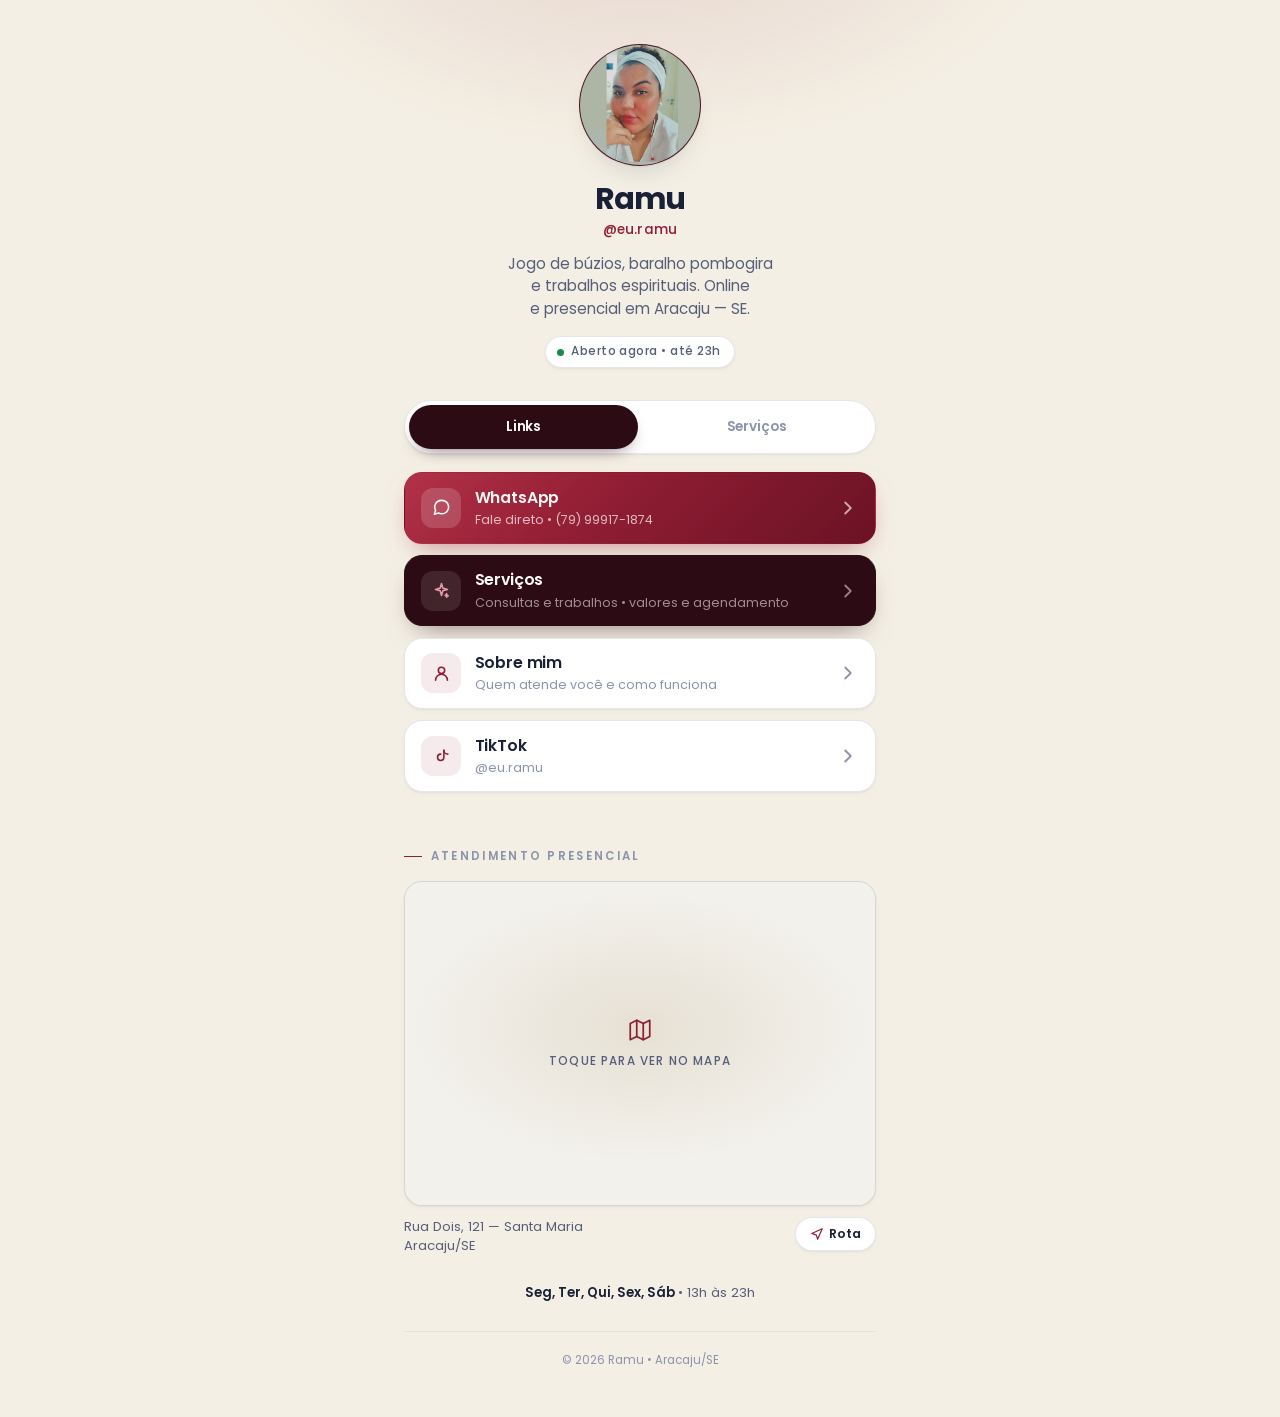
<file: index.html>
<!DOCTYPE html>
<html lang="pt-BR">
<head>
  <meta charset="UTF-8" />
  <meta name="viewport" content="width=device-width, initial-scale=1, viewport-fit=cover" />
  <meta name="theme-color" content="#f4efe4" />
  <title>Ramu • Links</title>
  <meta name="description" content="Todos os canais de Ramu: WhatsApp, catálogo de serviços e TikTok. Consultas online e presenciais em Aracaju/SE." />

  <link rel="icon" href="assets/favicon.ico" sizes="32x32" />
  <link rel="apple-touch-icon" href="assets/apple-touch-icon.png" />

  <link rel="preconnect" href="https://fonts.googleapis.com" />
  <link rel="preconnect" href="https://fonts.gstatic.com" crossorigin />
  <link href="https://fonts.googleapis.com/css2?family=Poppins:wght@300;400;500;600;700&display=swap" rel="stylesheet" />
  <link rel="stylesheet" href="style.css" />
  <link rel="stylesheet" href="assets/agenda.css" />

  <!-- Prévia do link. Trocar SEU-DOMINIO.com.br pelo domínio real ao publicar. -->
  <meta property="og:type" content="website" />
  <meta property="og:site_name" content="Ramu" />
  <meta property="og:title" content="Ramu • Links" />
  <meta property="og:description" content="Consultas de búzios e baralho pombogira, e trabalhos espirituais. Online e presencial em Aracaju – SE." />
  <meta property="og:url" content="https://SEU-DOMINIO.com.br/" />
  <meta property="og:image" content="https://SEU-DOMINIO.com.br/assets/og-image.jpg" />
  <meta property="og:image:width" content="1200" />
  <meta property="og:image:height" content="630" />
  <meta property="og:locale" content="pt_BR" />
  <meta name="twitter:card" content="summary_large_image" />
</head>
<body>
  <a class="skip-link" href="#links">Pular para os links</a>

  <main class="page">

    <!-- ================= PERFIL ================= -->
    <section class="profile">
      <img class="profile__avatar" src="assets/foto-lucy.jpeg" alt="Ramu Cartomância" width="122" height="122" fetchpriority="high" />
      <h1 class="profile__name">Ramu</h1>
      <p class="profile__handle">@eu.ramu</p>
      <p class="profile__bio">Jogo de búzios, baralho pombogira e trabalhos espirituais. Online e presencial em Aracaju&nbsp;— SE.</p>
      <p class="status" id="status">
        <span class="status__dot"></span>
        <span class="status__text">Seg, Ter, Qui, Sex, Sáb • 13h às 23h</span>
      </p>
    </section>

    <!-- ================= ABAS ================= -->
    <div class="abas" role="tablist" aria-label="Conteúdo da página" data-ativa="0">
      <span class="abas__marca" aria-hidden="true"></span>
      <button class="aba is-on" type="button" role="tab" id="aba-links"
              aria-controls="painel-links" aria-selected="true">Links</button>
      <button class="aba" type="button" role="tab" id="aba-servicos"
              aria-controls="painel-servicos" aria-selected="false" tabindex="-1">Serviços</button>
    </div>

    <!-- ================= PAINEL: LINKS ================= -->
    <div id="painel-links" role="tabpanel" aria-labelledby="aba-links" tabindex="0">

    <nav class="links" id="links" aria-label="Links principais">

      <a class="link link--primary reveal" data-wa="Olá! Vim pelo link da bio e gostaria de mais informações." data-wa-loja="0">
        <span class="link__icon">
          <svg viewBox="0 0 24 24" fill="none" stroke="currentColor" stroke-width="2" stroke-linecap="round" stroke-linejoin="round" aria-hidden="true"><path d="M21 11.5a8.4 8.4 0 0 1-9 8.4 8.5 8.5 0 0 1-3.9-.9L3 20.5l1.6-4.9A8.4 8.4 0 0 1 12 3a8.4 8.4 0 0 1 9 8.5Z"/></svg>
        </span>
        <span class="link__txt">
          <span class="link__title" data-loja-nome="0">WhatsApp</span>
          <span class="link__sub" data-loja-fone="0">Fale direto</span>
        </span>
        <svg class="link__go" viewBox="0 0 24 24" fill="none" stroke="currentColor" stroke-width="2" stroke-linecap="round" stroke-linejoin="round" aria-hidden="true"><path d="m9 18 6-6-6-6"/></svg>
      </a>

      <a class="link link--dark reveal" id="linkCatalogo" data-catalogo="">
        <span class="link__icon">
          <svg viewBox="0 0 24 24" fill="none" stroke="currentColor" stroke-width="2" stroke-linecap="round" stroke-linejoin="round" aria-hidden="true"><path d="M12 3.2 13.7 9l5.8 1.7-5.8 1.7L12 18.2 10.3 12.4 4.5 10.7 10.3 9 12 3.2Z"/><path d="M18.5 16.5 19 18l1.5.5-1.5.5-.5 1.5-.5-1.5L16.5 18l1.5-.5.5-1.5Z"/></svg>
        </span>
        <span class="link__txt">
          <span class="link__title">Serviços</span>
          <span class="link__sub">Consultas e trabalhos • valores e agendamento</span>
        </span>
        <svg class="link__go" viewBox="0 0 24 24" fill="none" stroke="currentColor" stroke-width="2" stroke-linecap="round" stroke-linejoin="round" aria-hidden="true"><path d="m9 18 6-6-6-6"/></svg>
      </a>

      <a class="link reveal" href="servicos/sobre.html">
        <span class="link__icon">
          <svg viewBox="0 0 24 24" fill="none" stroke="currentColor" stroke-width="2" stroke-linecap="round" stroke-linejoin="round" aria-hidden="true"><circle cx="12" cy="8" r="4"/><path d="M4.5 20.5a7.5 7.5 0 0 1 15 0"/></svg>
        </span>
        <span class="link__txt">
          <span class="link__title">Sobre mim</span>
          <span class="link__sub">Quem atende você e como funciona</span>
        </span>
        <svg class="link__go" viewBox="0 0 24 24" fill="none" stroke="currentColor" stroke-width="2" stroke-linecap="round" stroke-linejoin="round" aria-hidden="true"><path d="m9 18 6-6-6-6"/></svg>
      </a>

      <a class="link reveal" href="https://www.tiktok.com/@eu.ramu" target="_blank" rel="noopener noreferrer">
        <span class="link__icon">
          <svg viewBox="0 0 24 24" fill="none" stroke="currentColor" stroke-width="2" stroke-linecap="round" stroke-linejoin="round" aria-hidden="true"><path d="M15 4v9a4 4 0 1 1-4-4"/><path d="M15 4a5 5 0 0 0 5 5"/></svg>
        </span>
        <span class="link__txt">
          <span class="link__title">TikTok</span>
          <span class="link__sub">@eu.ramu</span>
        </span>
        <svg class="link__go" viewBox="0 0 24 24" fill="none" stroke="currentColor" stroke-width="2" stroke-linecap="round" stroke-linejoin="round" aria-hidden="true"><path d="m9 18 6-6-6-6"/></svg>
      </a>
    </nav>

    <!-- ================= MAPA ================= -->
    <section class="block">
      <div class="block__head reveal">
        <h2 class="block__title">Atendimento presencial</h2>
      </div>

      <div class="reveal">
        <div class="map" id="map">
          <div class="map__facade" id="mapFacade" role="button" tabindex="0" aria-label="Carregar mapa">
            <svg viewBox="0 0 24 24" fill="none" stroke="currentColor" stroke-width="1.6" stroke-linecap="round" stroke-linejoin="round" aria-hidden="true"><path d="M9 3 3 6v15l6-3 6 3 6-3V3l-6 3-6-3Z"/><path d="M9 3v15M15 6v15"/></svg>
            <span>Toque para ver no mapa</span>
          </div>
        </div>

        <div class="map__addr">
          <p id="mapAddr">Rua Dois, 121 — Santa Maria<br />Aracaju/SE</p>
          <button class="map__route" id="mapRoute">
            <svg viewBox="0 0 24 24" fill="none" stroke="currentColor" stroke-width="2" stroke-linecap="round" stroke-linejoin="round" aria-hidden="true"><path d="M3 11 21 3l-8 18-2-7-8-3Z"/></svg>
            Rota
          </button>
        </div>
      </div>
    </section>

    </div><!-- /painel-links -->

    <!-- ================= PAINEL: SERVIÇOS ================= -->
    <div id="painel-servicos" role="tabpanel" aria-labelledby="aba-servicos" tabindex="0" hidden>

      <a class="servicos__todos reveal" data-catalogo="">
        Ver catálogo completo
        <svg viewBox="0 0 24 24" fill="none" stroke="currentColor" stroke-width="2" stroke-linecap="round" stroke-linejoin="round" aria-hidden="true"><path d="m9 18 6-6-6-6"/></svg>
      </a>

      <ul class="servicos">
        <li class="servico reveal">
          <h3 class="servico__nome">Baralho Pombogira</h3>
          <p class="servico__desc">Leitura para esclarecer dúvidas sobre amor, vida financeira, família, caminhos profissionais e decisões importantes.</p>
          <div class="servico__base">
            <p class="servico__valor"><small>Online</small>R$ 207<span>Presencial R$ 257</span></p>
            <button class="servico__btn servico__btn--cheio" type="button" data-escolha="pombogira">
              <svg viewBox="0 0 24 24" fill="none" stroke="currentColor" stroke-width="1.8" stroke-linecap="round" stroke-linejoin="round" aria-hidden="true"><rect x="3" y="5" width="18" height="16" rx="2"/><path d="M3 10h18M8 3v4M16 3v4"/></svg>
              Agendar
            </button>
          </div>
        </li>

        <li class="servico reveal">
          <h3 class="servico__nome">Jogo de Búzios</h3>
          <p class="servico__desc">Consulta tradicional de orientação e direcionamento, conduzida conforme a tradição do atendimento.</p>
          <div class="servico__base">
            <p class="servico__valor"><small>Online</small>R$ 200<span>Presencial R$ 250</span></p>
            <button class="servico__btn servico__btn--cheio" type="button" data-escolha="buzios">
              <svg viewBox="0 0 24 24" fill="none" stroke="currentColor" stroke-width="1.8" stroke-linecap="round" stroke-linejoin="round" aria-hidden="true"><rect x="3" y="5" width="18" height="16" rx="2"/><path d="M3 10h18M8 3v4M16 3v4"/></svg>
              Agendar
            </button>
          </div>
        </li>

        <li class="servico reveal">
          <h3 class="servico__nome">Pergunta Avulsa</h3>
          <p class="servico__desc">Para quem tem só uma dúvida pontual e não precisa do jogo completo: uma pergunta, uma resposta direta.</p>
          <div class="servico__base">
            <p class="servico__valor">R$ 20</p>
            <a class="servico__btn" data-wa="Olá! Quero fazer uma Pergunta Avulsa (R$ 20).">Consultar</a>
          </div>
        </li>

        <li class="servico reveal">
          <h3 class="servico__nome">Blindagem Espiritual</h3>
          <p class="servico__desc">Proteção e fortalecimento energético. Individual ou para casal.</p>
          <div class="servico__base">
            <p class="servico__valor">R$ 120</p>
            <a class="servico__btn" data-wa="Olá! Tenho interesse na Blindagem Espiritual.">Consultar</a>
          </div>
        </li>

        <li class="servico reveal">
          <h3 class="servico__nome">Adoçamento Simples</h3>
          <p class="servico__desc">Trabalho voltado ao fortalecimento de vínculos afetivos.</p>
          <div class="servico__base">
            <p class="servico__valor">R$ 150</p>
            <a class="servico__btn" data-wa="Olá! Tenho interesse no Adoçamento Simples.">Consultar</a>
          </div>
        </li>

        <li class="servico reveal">
          <h3 class="servico__nome">Vira Pensamento</h3>
          <p class="servico__desc">Realizado com a intenção de favorecer a lembrança e a aproximação emocional.</p>
          <div class="servico__base">
            <p class="servico__valor">R$ 200</p>
            <a class="servico__btn" data-wa="Olá! Tenho interesse no Vira Pensamento.">Consultar</a>
          </div>
        </li>

        <li class="servico reveal">
          <h3 class="servico__nome">Adoçamento de Casal</h3>
          <p class="servico__desc">Voltado ao fortalecimento da união e da harmonia entre o casal.</p>
          <div class="servico__base">
            <p class="servico__valor">R$ 350</p>
            <a class="servico__btn" data-wa="Olá! Tenho interesse no Adoçamento de Casal.">Consultar</a>
          </div>
        </li>

        <li class="servico reveal">
          <h3 class="servico__nome">Quebra de Demanda</h3>
          <p class="servico__desc">Limpeza e fortalecimento energético segundo a tradição espiritual.</p>
          <div class="servico__base">
            <p class="servico__valor">R$ 777</p>
            <a class="servico__btn" data-wa="Olá! Tenho interesse na Quebra de Demanda.">Consultar</a>
          </div>
        </li>
      </ul>

    </div><!-- /painel-servicos -->

    <div class="info reveal">
      <p id="horario"><b>Seg, Ter, Qui, Sex, Sáb </b>• 13h às 23h</p>
    </div>

    <p class="credit">© <span id="year"></span> Ramu • Aracaju/SE</p>
  </main>

  <script src="assets/agenda.js" defer></script>
  <script src="app.js" defer></script>
</body>
</html>
</file>
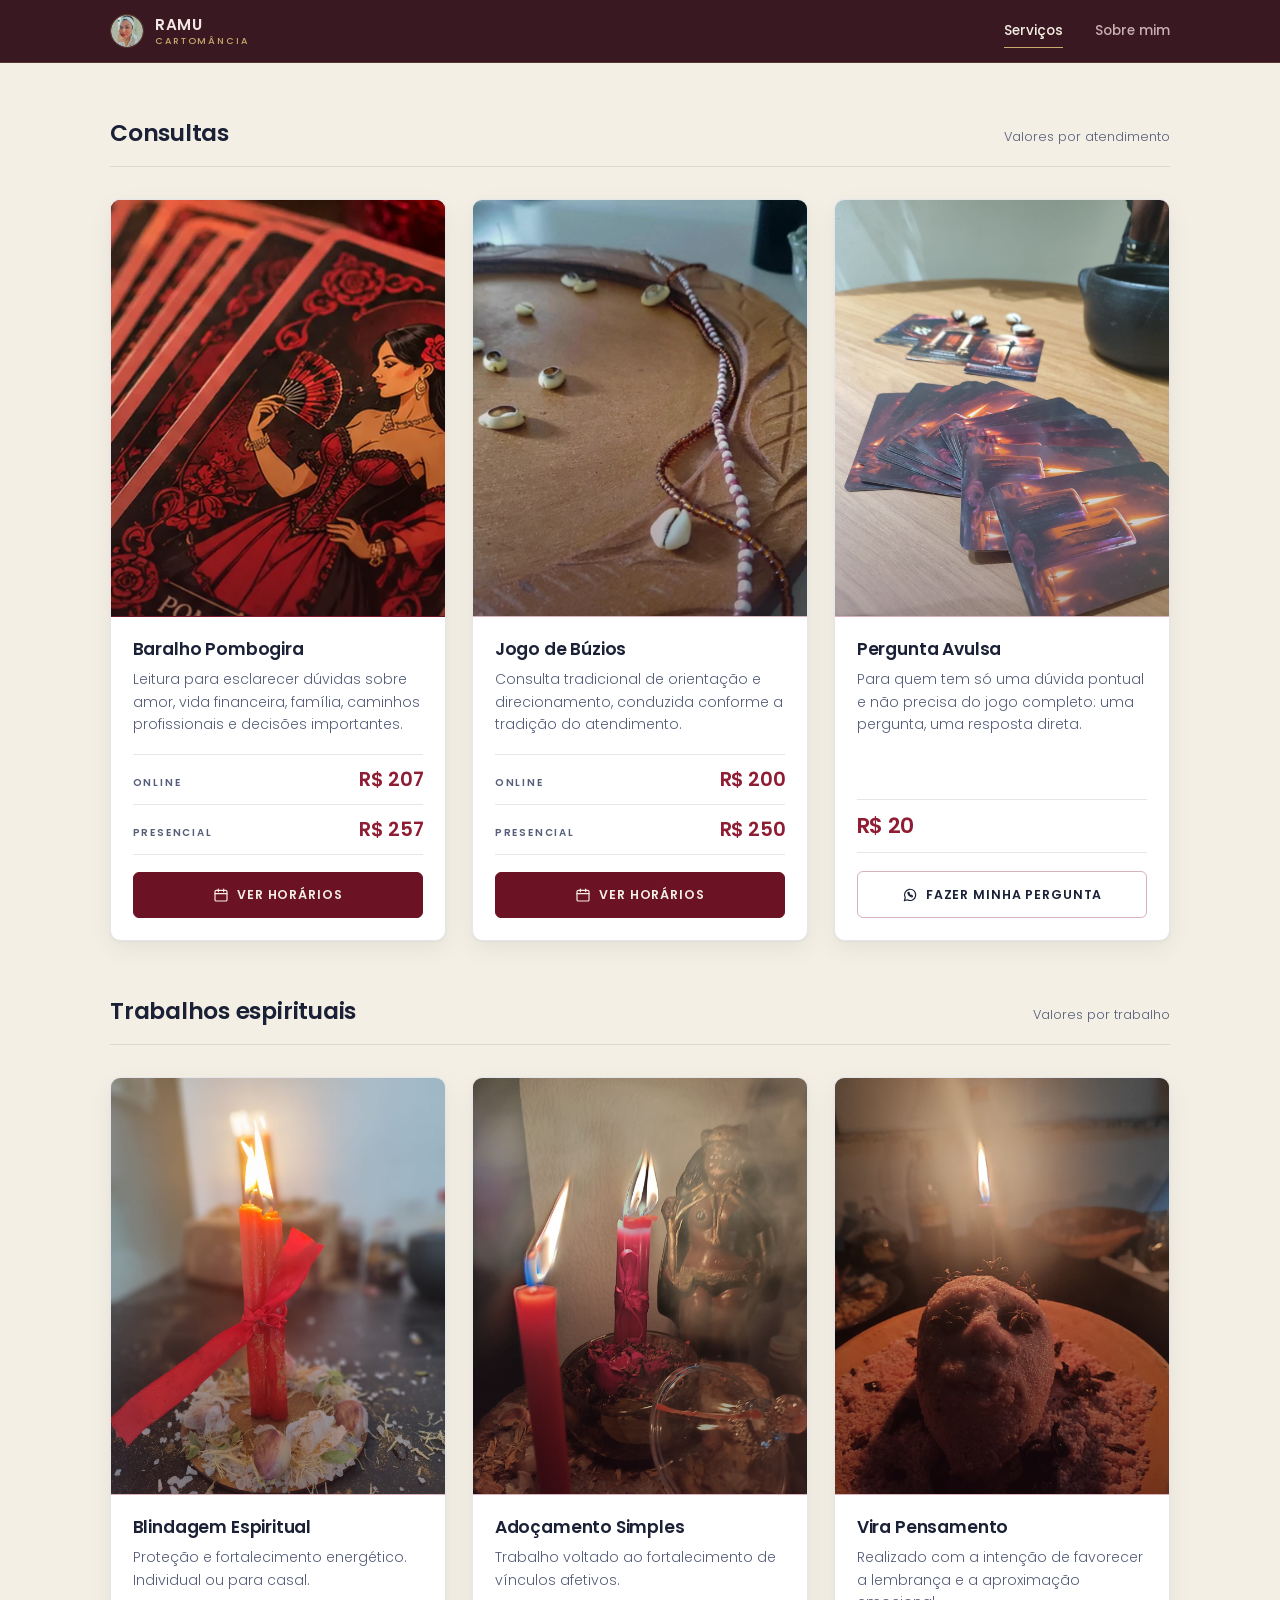
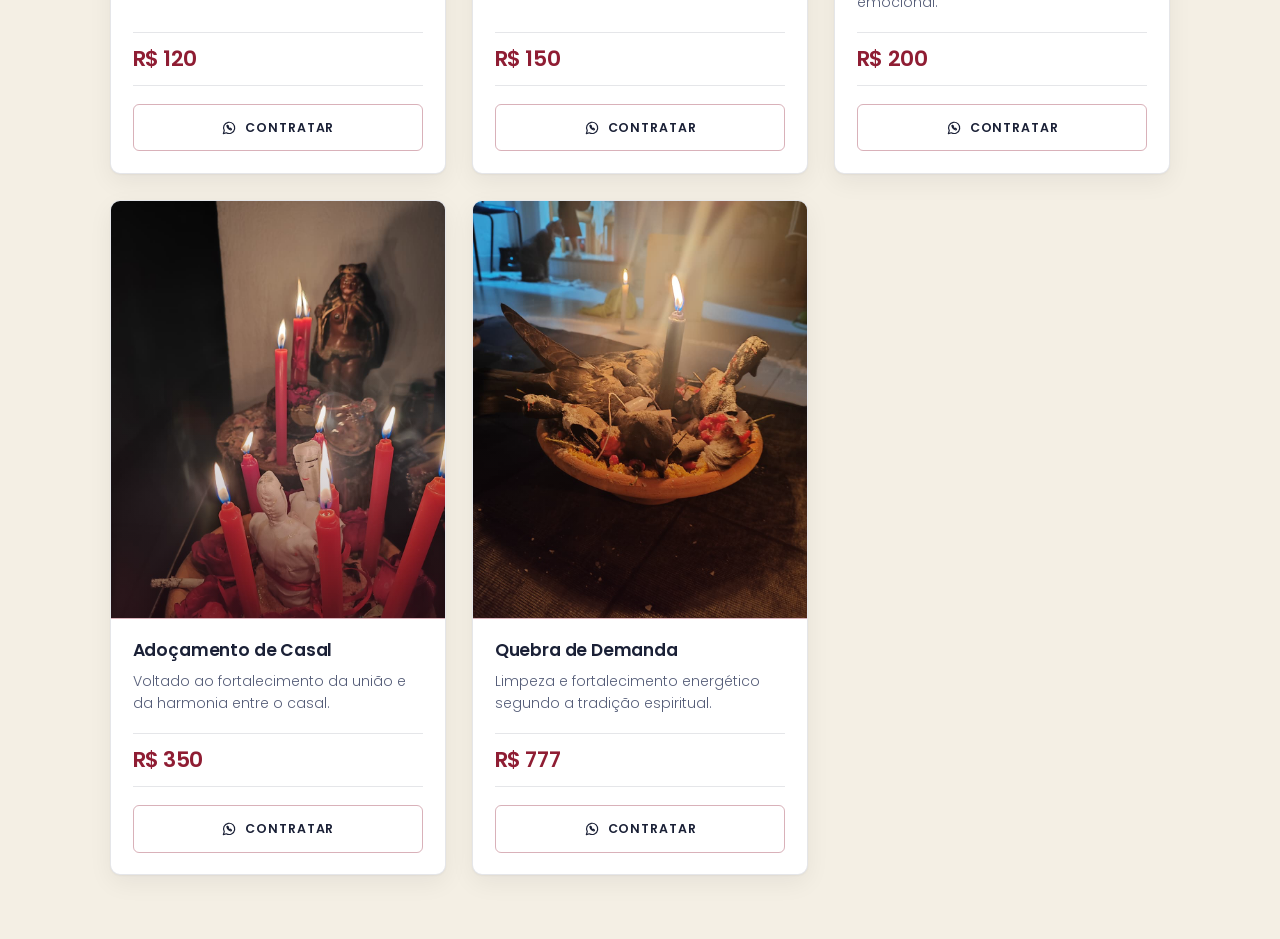
<file: servicos/index.html>
<!DOCTYPE html>
<html lang="pt-BR">
<head>
  <meta charset="UTF-8">
  <meta name="viewport" content="width=device-width, initial-scale=1.0">
  <title>Catálogo de Serviços | RAMU Cartomância</title>
  <meta name="description" content="Catálogo de serviços da RAMU Cartomância: jogo de búzios, baralho pombogira e trabalhos espirituais, com valores e agendamento. Online e presencial em Aracaju – SE.">
  <meta name="theme-color" content="#2d0b15">

  <!-- Ícones da aba e do atalho na tela inicial -->
  <link rel="icon" href="../assets/favicon.ico" sizes="32x32">
  <link rel="apple-touch-icon" href="../assets/apple-touch-icon.png">

  <!--
    Prévia do link no WhatsApp, Instagram, TikTok e Facebook.
    ATENÇÃO: og:image e og:url exigem endereço absoluto — trocar SEU-DOMINIO.com.br
    pelo domínio real assim que o site estiver publicado, senão a prévia sai sem imagem.
  -->
  <meta property="og:type" content="website">
  <meta property="og:locale" content="pt_BR">
  <meta property="og:site_name" content="RAMU Cartomância">
  <meta property="og:title" content="Catálogo de Serviços | RAMU Cartomância">
  <meta property="og:description" content="Consultas e trabalhos espirituais com valores e agendamento. Online e presencial em Aracaju – SE.">
  <meta property="og:url" content="https://SEU-DOMINIO.com.br/servicos/">
  <meta property="og:image" content="https://SEU-DOMINIO.com.br/assets/og-image.jpg">
  <meta property="og:image:width" content="1200">
  <meta property="og:image:height" content="630">
  <meta property="og:image:alt" content="Búzios sobre gamela de madeira. Catálogo de serviços da RAMU Cartomância.">
  <meta name="twitter:image" content="https://SEU-DOMINIO.com.br/assets/og-image.jpg">

  <link rel="preconnect" href="https://fonts.googleapis.com">
  <link rel="preconnect" href="https://fonts.gstatic.com" crossorigin>
  <link href="https://fonts.googleapis.com/css2?family=Poppins:wght@300;400;500;600;700&display=swap" rel="stylesheet">

  <!-- Tokens, header e botões são compartilhados com a página Sobre mim -->
  <link rel="stylesheet" href="../assets/base.css">
  <link rel="stylesheet" href="../assets/agenda.css">

  <style>
    /* ============================================================
       Estilos próprios do catálogo. A base está em assets/base.css
       ============================================================ */

    /* ---------- grupos ---------- */
    .grupo { padding-block: clamp(2.25rem, 4.5vw, 3.25rem) 0; }

    .grupo:last-of-type { padding-bottom: clamp(2.75rem, 5vw, 4rem); }

    .grupo-cabeca {
      display: flex;
      align-items: baseline;
      gap: 1rem;
      padding-bottom: 0.85rem;
      margin-bottom: clamp(1.5rem, 3vw, 2rem);
      border-bottom: 1px solid var(--linha);
    }

    .grupo-cabeca h2 {
      font-size: clamp(1.2rem, 2.6vw, 1.45rem);
      font-weight: 600;
      letter-spacing: -0.01em;
      flex: none;
    }

    .grupo-nota {
      font-size: 0.8rem;
      font-weight: 300;
      color: var(--tinta-suave);
      margin-left: auto;
      text-align: right;
    }

    @media (max-width: 620px) {
      .grupo-cabeca { flex-direction: column; align-items: flex-start; gap: 0.3rem; }
      .grupo-nota { margin-left: 0; text-align: left; }
    }

    /* ---------- grade de cards ---------- */
    .cards {
      display: grid;
      grid-template-columns: repeat(auto-fill, minmax(288px, 1fr));
      gap: clamp(1.1rem, 2.2vw, 1.65rem);
    }

    .card {
      display: flex;
      flex-direction: column;
      background: #fff;
      border: 1px solid var(--linha);
      border-radius: var(--raio);
      overflow: hidden;
      box-shadow: var(--sombra);
      transition: transform 0.25s ease, box-shadow 0.25s ease;
    }

    .card:hover {
      transform: translateY(-4px);
      box-shadow: var(--sombra-alta);
      border-color: var(--linha-vinho);
    }

    /* faixa de arte — 4:5 porque as fotos do atendimento são verticais */
    .card-arte {
      position: relative;
      aspect-ratio: 4 / 5;
      background:
        radial-gradient(120% 100% at 50% 0%, var(--vinho-600) 0%, var(--vinho) 72%);
      display: grid;
      place-items: center;
      color: var(--latao-claro);
      border-bottom: 1px solid var(--linha-vinho);
      overflow: hidden;
    }

    /* véu de vinho: assenta fotos de temperaturas diferentes na mesma paleta */
    .card-arte::after {
      content: "";
      position: absolute;
      inset: 0;
      background: linear-gradient(to top, var(--veu-vinho), rgba(45, 11, 21, 0) 58%);
      pointer-events: none;
    }

    .card-foto {
      width: 100%;
      height: 100%;
      object-fit: cover;
      display: block;
      transition: transform 0.45s ease;
    }

    .card:hover .card-foto { transform: scale(1.04); }

    .card-corpo {
      display: flex;
      flex-direction: column;
      flex: 1;
      padding: 1.3rem 1.35rem 1.35rem;
    }

    .card-nome {
      font-size: 1.08rem;
      font-weight: 600;
      letter-spacing: -0.01em;
      line-height: 1.35;
      margin-bottom: 0.45rem;
    }

    .card-desc {
      font-size: 0.88rem;
      font-weight: 300;
      color: var(--tinta-suave);
      margin-bottom: 1.15rem;
    }

    /* preços */
    .valores {
      list-style: none;
      margin-top: auto;
      margin-bottom: 1.1rem;
      border-top: 1px solid var(--linha);
    }

    .valores li {
      display: flex;
      align-items: baseline;
      justify-content: space-between;
      gap: 1rem;
      padding: 0.55rem 0;
      border-bottom: 1px solid var(--linha);
    }

    .valores .rotulo { color: var(--tinta-suave); font-size: 0.63rem; }

    .valor {
      color: var(--vinho-600);
      font-size: 1.22rem;
      font-weight: 600;
      letter-spacing: -0.02em;
      white-space: nowrap;
    }

    .valor-unico { justify-content: flex-start; }

    .valor-unico .valor { font-size: 1.35rem; }

    /* Dentro do card, o botão ocupa a largura toda */
    .card-corpo .btn { width: 100%; padding-inline: 1rem; }

    /* Ancora vinda do link na bio: nao encostar o card no topo */
    .card { scroll-margin-top: 5rem; }

    @media (prefers-reduced-motion: reduce) {
      *, *::before, *::after { transition-duration: 0.01ms !important; }
      .card:hover { transform: none; }
      .card:hover .card-foto { transform: none; }
    }
  </style>
</head>
<body>

  <!-- Ilustrações do catálogo (linha, latão sobre vinho) ------------------- -->
  <svg width="0" height="0" aria-hidden="true" style="position:absolute">
    <!-- marca: búzio -->
    <symbol id="art-marca" viewBox="0 0 100 64">
      <ellipse cx="50" cy="32" rx="47" ry="30" fill="currentColor"/>
      <path d="M10 32 Q50 25 90 32 Q50 39 10 32 Z" fill="#2d0b15" opacity="0.92"/>
      <g stroke="#2d0b15" stroke-width="1.6" opacity="0.6" stroke-linecap="round">
        <path d="M22 27.5v-4M32 26v-4.5M42 25.2v-4.6M52 25.2v-4.6M62 25.8v-4.5M72 27.2v-4"/>
        <path d="M22 36.5v4M32 38v4.5M42 38.8v4.6M52 38.8v4.6M62 38.2v4.5M72 36.8v4"/>
      </g>
    </symbol>

    <!-- ícones de ação -->
    <symbol id="ico-agenda" viewBox="0 0 24 24" fill="none" stroke="currentColor" stroke-width="1.8" stroke-linecap="round" stroke-linejoin="round">
      <rect x="3" y="5" width="18" height="16" rx="2"/><path d="M3 10h18M8 3v4M16 3v4"/>
    </symbol>
    <symbol id="ico-whats" viewBox="0 0 24 24" fill="none" stroke="currentColor" stroke-width="1.8" stroke-linecap="round" stroke-linejoin="round">
      <path d="M3.5 20.5 4.9 16A8.4 8.4 0 1 1 8 19.1l-4.5 1.4Z"/>
      <path d="M9 9.2c.2 1.6 1.4 3.4 2.9 4.5 1 .7 2 1.1 2.6 1.2.5.1 1-.3 1.2-.8.1-.4-.1-.8-.5-1l-1-.6c-.3-.2-.7-.1-.9.2l-.3.4a5.6 5.6 0 0 1-2.4-2.4l.4-.3c.3-.2.4-.6.2-.9l-.6-1c-.2-.4-.6-.6-1-.5-.5.2-.9.7-.6 1.2Z"/>
    </symbol>
  </svg>

  <!-- Barra de identidade + abas -------------------------------------------- -->
  <div class="barra">
    <div class="env">
      <a class="marca" href="../index.html" aria-label="RAMU Cartomância — início">
        <span class="marca-selo"><img src="../assets/foto-lucy.jpeg" alt="" width="34" height="34"></span>
        <span class="marca-nome"><b>RAMU</b><small>Cartomância</small></span>
      </a>
      <nav class="abas" aria-label="Seções">
        <a class="aba" href="index.html" aria-current="page">Serviços</a>
        <a class="aba" href="sobre.html">Sobre mim</a>
      </nav>
    </div>
  </div>

  <main>
    <!-- Consultas ---------------------------------------------------------- -->
    <section class="grupo">
      <div class="env">
        <div class="grupo-cabeca">
          <h2>Consultas</h2>
          <p class="grupo-nota">Valores por atendimento</p>
        </div>

        <div class="cards">
          <article class="card" id="servico-pombogira">
            <div class="card-arte">
              <img class="card-foto" src="../assets/cards/pombogira.webp" width="900" height="506"
                   alt="Baralho de pombogira aberto em leque sobre a mesa, ao lado de uma vela vermelha.">
            </div>
            <div class="card-corpo">
              <h3 class="card-nome">Baralho Pombogira</h3>
              <p class="card-desc">Leitura para esclarecer dúvidas sobre amor, vida financeira, família, caminhos profissionais e decisões importantes.</p>
              <ul class="valores">
                <li><span class="rotulo">Online</span><span class="valor">R$ 207</span></li>
                <li><span class="rotulo">Presencial</span><span class="valor">R$ 257</span></li>
              </ul>
              <button class="btn btn-cheio" data-escolha="pombogira">
                <svg width="16" height="16" aria-hidden="true"><use href="#ico-agenda"/></svg>
                Ver horários
              </button>
            </div>
          </article>

          <article class="card" id="servico-buzios">
            <div class="card-arte">
              <img class="card-foto" src="../assets/cards/buzios.jpeg" width="1080" height="1489"
                   alt="Búzios lançados sobre gamela de madeira entalhada, ao lado de um colar de contas com búzio.">
            </div>
            <div class="card-corpo">
              <h3 class="card-nome">Jogo de Búzios</h3>
              <p class="card-desc">Consulta tradicional de orientação e direcionamento, conduzida conforme a tradição do atendimento.</p>
              <ul class="valores">
                <li><span class="rotulo">Online</span><span class="valor">R$ 200</span></li>
                <li><span class="rotulo">Presencial</span><span class="valor">R$ 250</span></li>
              </ul>
              <button class="btn btn-cheio" data-escolha="buzios">
                <svg width="16" height="16" aria-hidden="true"><use href="#ico-agenda"/></svg>
                Ver horários
              </button>
            </div>
          </article>

          <article class="card" id="servico-pergunta-avulsa">
            <div class="card-arte">
              <img class="card-foto" src="../assets/cards/pergunta-avulsa.jpeg" width="1200" height="1600" loading="lazy"
                   alt="Baralho cigano em leque sobre a mesa de madeira, com três cartas abertas, búzios e alguidar ao lado.">
            </div>
            <div class="card-corpo">
              <h3 class="card-nome">Pergunta Avulsa</h3>
              <p class="card-desc">Para quem tem só uma dúvida pontual e não precisa do jogo completo: uma pergunta, uma resposta direta.</p>
              <ul class="valores">
                <li class="valor-unico"><span class="valor">R$ 20</span></li>
              </ul>
              <a class="btn btn-vazado" href="https://wa.me/5579999171874?text=Ol%C3%A1!%20Quero%20fazer%20uma%20Pergunta%20Avulsa%20(R%24%2020)." target="_blank" rel="noopener">
                <svg width="16" height="16" aria-hidden="true"><use href="#ico-whats"/></svg>
                Fazer minha pergunta
              </a>
            </div>
          </article>
        </div>
      </div>
    </section>

    <!-- Trabalhos espirituais ----------------------------------------------- -->
    <section class="grupo">
      <div class="env">
        <div class="grupo-cabeca">
          <h2>Trabalhos espirituais</h2>
          <p class="grupo-nota">Valores por trabalho</p>
        </div>

        <div class="cards">
          <article class="card" id="servico-blindagem">
            <div class="card-arte">
              <img class="card-foto" src="../assets/cards/blindagem-casal.jpeg" width="1200" height="1600" loading="lazy"
                   alt="Duas velas vermelhas atadas com fita, fincadas num disco de madeira com sal grosso, alho e ervas.">
            </div>
            <div class="card-corpo">
              <h3 class="card-nome">Blindagem Espiritual</h3>
              <p class="card-desc">Proteção e fortalecimento energético. Individual ou para casal.</p>
              <ul class="valores">
                <li class="valor-unico"><span class="valor">R$ 120</span></li>
              </ul>
              <a class="btn btn-vazado" href="https://wa.me/5579999171874?text=Ol%C3%A1!%20Tenho%20interesse%20na%20Blindagem%20Espiritual." target="_blank" rel="noopener">
                <svg width="16" height="16" aria-hidden="true"><use href="#ico-whats"/></svg>
                Contratar
              </a>
            </div>
          </article>

          <article class="card" id="servico-adocamento-simples">
            <div class="card-arte">
              <img class="card-foto" src="../assets/cards/adocamento-simples.jpeg" width="1200" height="1600" loading="lazy"
                   alt="Vela rosa acesa numa cumbuca de vidro com ervas, diante da imagem de uma pombogira.">
            </div>
            <div class="card-corpo">
              <h3 class="card-nome">Adoçamento Simples</h3>
              <p class="card-desc">Trabalho voltado ao fortalecimento de vínculos afetivos.</p>
              <ul class="valores">
                <li class="valor-unico"><span class="valor">R$ 150</span></li>
              </ul>
              <a class="btn btn-vazado" href="https://wa.me/5579999171874?text=Ol%C3%A1!%20Tenho%20interesse%20no%20Ado%C3%A7amento%20Simples." target="_blank" rel="noopener">
                <svg width="16" height="16" aria-hidden="true"><use href="#ico-whats"/></svg>
                Contratar
              </a>
            </div>
          </article>

          <article class="card" id="servico-vira-pensamento">
            <div class="card-arte">
              <img class="card-foto" src="../assets/cards/vira-pensamento.jpeg" width="960" height="1280" loading="lazy"
                   alt="Cabeça modelada em cera sobre gamela de barro com sal rosa e ervas, com uma vela acesa no topo.">
            </div>
            <div class="card-corpo">
              <h3 class="card-nome">Vira Pensamento</h3>
              <p class="card-desc">Realizado com a intenção de favorecer a lembrança e a aproximação emocional.</p>
              <ul class="valores">
                <li class="valor-unico"><span class="valor">R$ 200</span></li>
              </ul>
              <a class="btn btn-vazado" href="https://wa.me/5579999171874?text=Ol%C3%A1!%20Tenho%20interesse%20no%20Vira%20Pensamento." target="_blank" rel="noopener">
                <svg width="16" height="16" aria-hidden="true"><use href="#ico-whats"/></svg>
                Contratar
              </a>
            </div>
          </article>

          <article class="card" id="servico-adocamento-casal">
            <div class="card-arte">
              <img class="card-foto" src="../assets/cards/adocamento-reconciliacao-casal.jpeg" width="960" height="1280" loading="lazy"
                   alt="Duas bonecas de pano atadas entre rosas vermelhas, cercadas por velas vermelhas acesas.">
            </div>
            <div class="card-corpo">
              <h3 class="card-nome">Adoçamento de Casal</h3>
              <p class="card-desc">Voltado ao fortalecimento da união e da harmonia entre o casal.</p>
              <ul class="valores">
                <li class="valor-unico"><span class="valor">R$ 350</span></li>
              </ul>
              <a class="btn btn-vazado" href="https://wa.me/5579999171874?text=Ol%C3%A1!%20Tenho%20interesse%20no%20Ado%C3%A7amento%20de%20Casal." target="_blank" rel="noopener">
                <svg width="16" height="16" aria-hidden="true"><use href="#ico-whats"/></svg>
                Contratar
              </a>
            </div>
          </article>

          <article class="card" id="servico-quebra-demanda">
            <div class="card-arte">
              <img class="card-foto" src="../assets/cards/quebra-demanda-perseguicao.jpeg" width="960" height="1280" loading="lazy"
                   alt="Gamela de barro com oferenda de firmeza e vela preta acesa, ao lado de asas escuras.">
            </div>
            <div class="card-corpo">
              <h3 class="card-nome">Quebra de Demanda</h3>
              <p class="card-desc">Limpeza e fortalecimento energético segundo a tradição espiritual.</p>
              <ul class="valores">
                <li class="valor-unico"><span class="valor">R$ 777</span></li>
              </ul>
              <a class="btn btn-vazado" href="https://wa.me/5579999171874?text=Ol%C3%A1!%20Tenho%20interesse%20na%20Quebra%20de%20Demanda." target="_blank" rel="noopener">
                <svg width="16" height="16" aria-hidden="true"><use href="#ico-whats"/></svg>
                Contratar
              </a>
            </div>
          </article>
        </div>
      </div>
    </section>
  </main>

  <script src="../assets/agenda.js" defer></script>

  <!-- Dados estruturados: ajuda o Google a exibir serviços e preços -->
  <script type="application/ld+json">
  {
    "@context": "https://schema.org",
    "@type": "OfferCatalog",
    "name": "Catálogo de serviços — RAMU Cartomância",
    "itemListElement": [
      { "@type": "Offer", "name": "Pergunta Avulsa", "price": "20.00", "priceCurrency": "BRL" },
      { "@type": "Offer", "name": "Baralho Pombogira (online)", "price": "207.00", "priceCurrency": "BRL" },
      { "@type": "Offer", "name": "Baralho Pombogira (presencial)", "price": "257.00", "priceCurrency": "BRL" },
      { "@type": "Offer", "name": "Jogo de Búzios (online)", "price": "200.00", "priceCurrency": "BRL" },
      { "@type": "Offer", "name": "Jogo de Búzios (presencial)", "price": "250.00", "priceCurrency": "BRL" },
      { "@type": "Offer", "name": "Blindagem Espiritual", "price": "120.00", "priceCurrency": "BRL" },
      { "@type": "Offer", "name": "Adoçamento Simples", "price": "150.00", "priceCurrency": "BRL" },
      { "@type": "Offer", "name": "Vira Pensamento", "price": "200.00", "priceCurrency": "BRL" },
      { "@type": "Offer", "name": "Adoçamento de Casal", "price": "350.00", "priceCurrency": "BRL" },
      { "@type": "Offer", "name": "Quebra de Demanda", "price": "777.00", "priceCurrency": "BRL" }
    ]
  }
  </script>

</body>
</html>
</file>
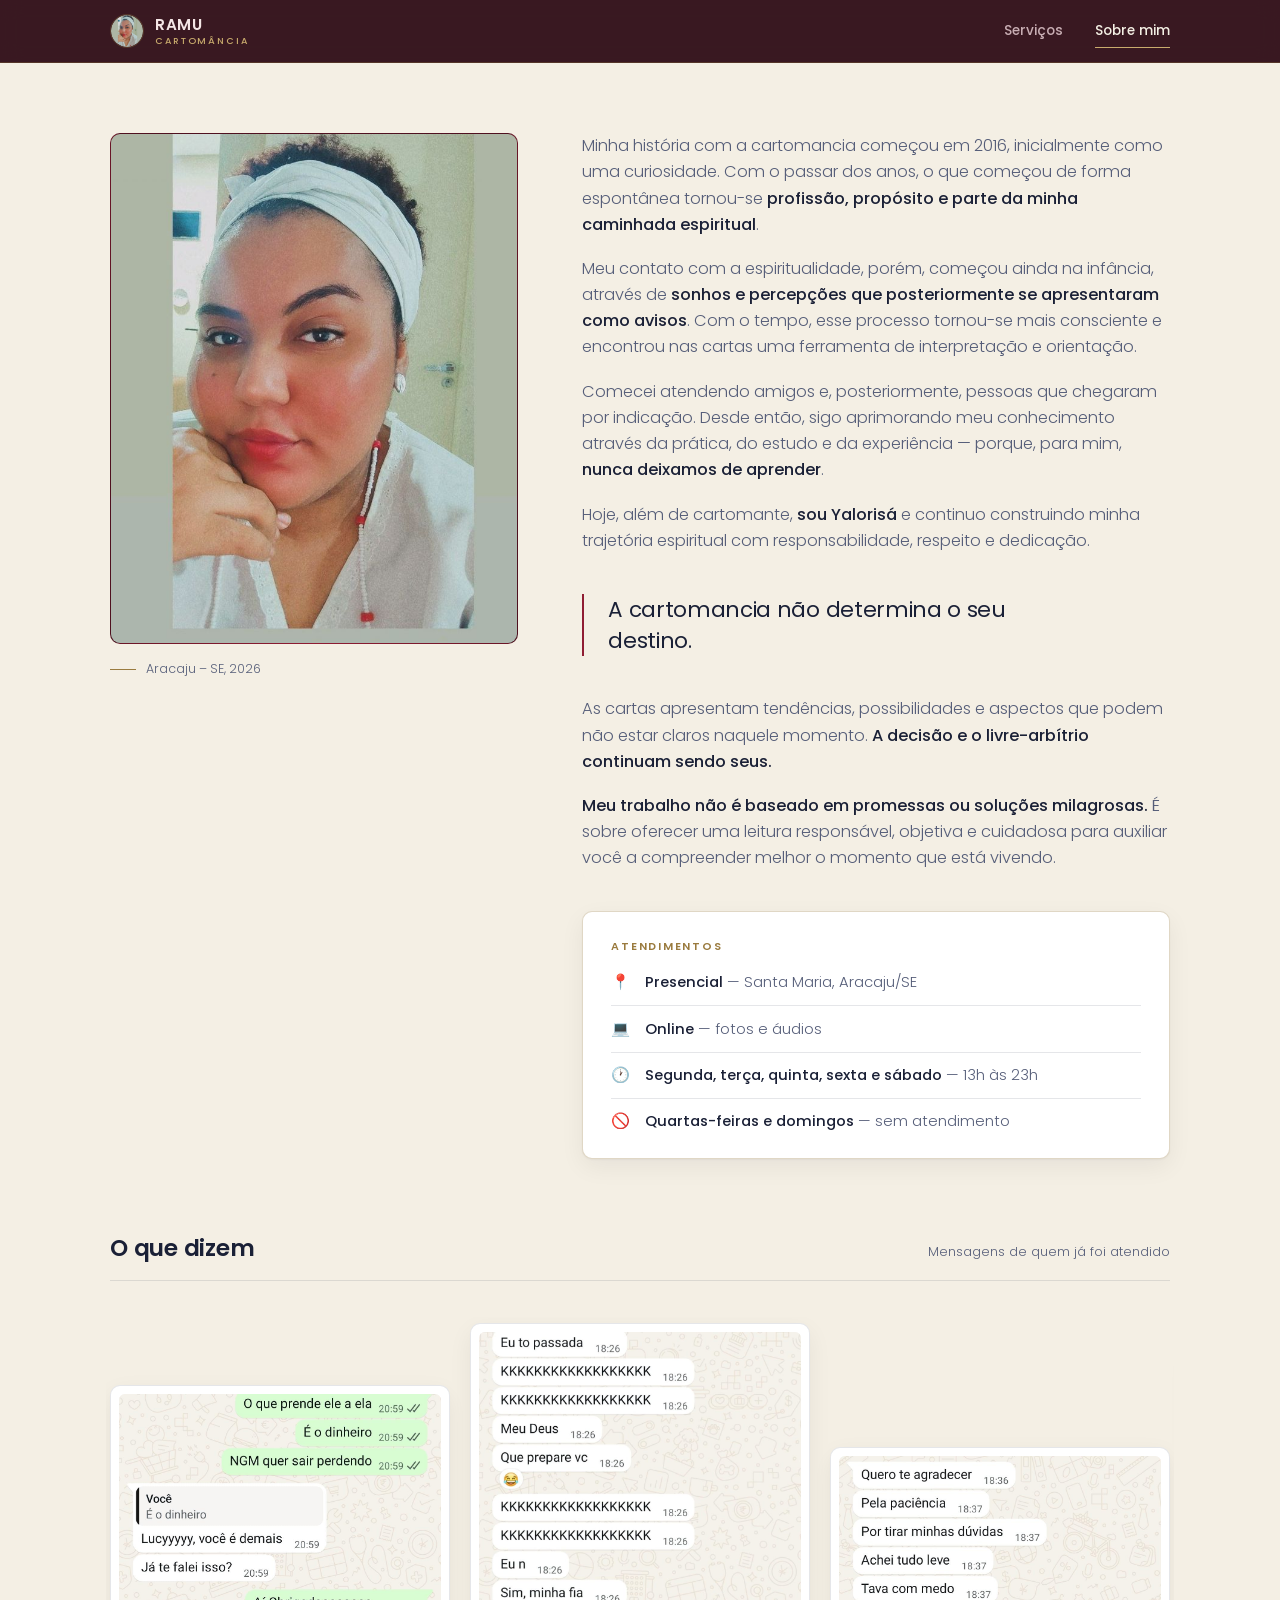
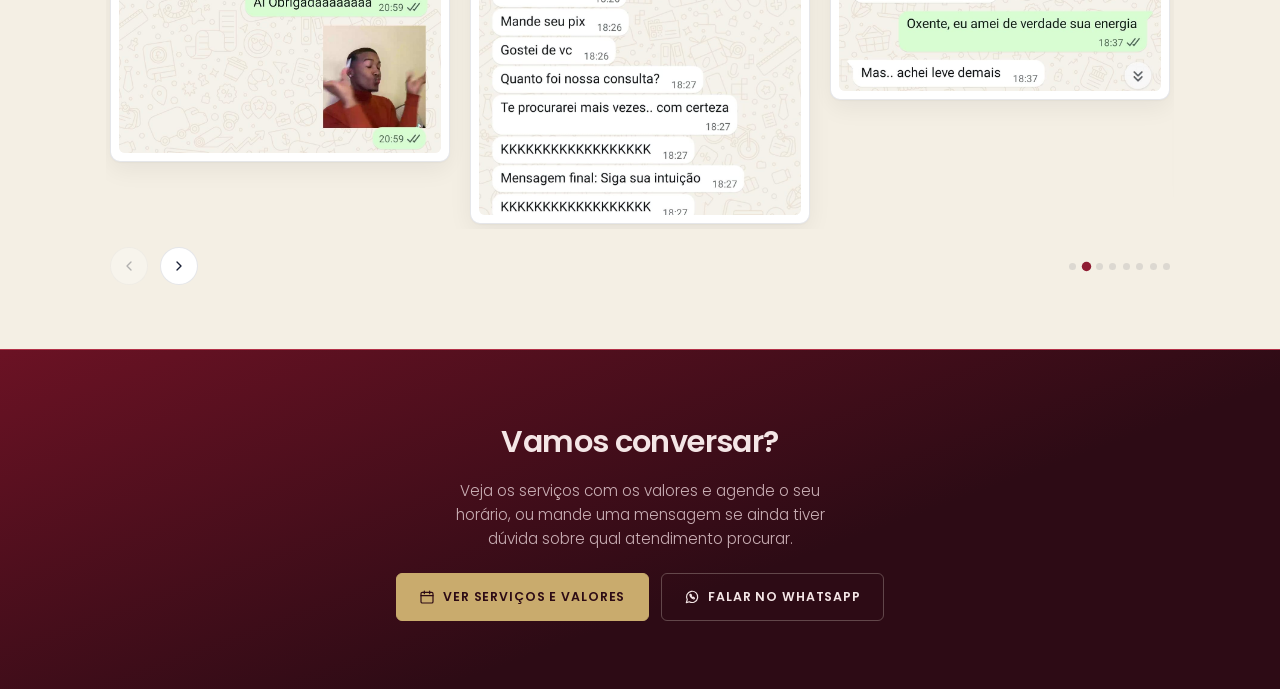
<file: servicos/sobre.html>
<!DOCTYPE html>
<html lang="pt-BR">
<head>
  <meta charset="UTF-8">
  <meta name="viewport" content="width=device-width, initial-scale=1.0">
  <title>Sobre mim | RAMU Cartomância</title>
  <meta name="description" content="Quem é Ramu: cartomante e Yalorisá em Aracaju – SE. Como começou a atender, como conduz as consultas e o que diz quem já foi atendido.">
  <meta name="theme-color" content="#2d0b15">

  <link rel="icon" href="../assets/favicon.ico" sizes="32x32">
  <link rel="apple-touch-icon" href="../assets/apple-touch-icon.png">

  <!-- Trocar SEU-DOMINIO.com.br pelo domínio real ao publicar -->
  <meta property="og:type" content="profile">
  <meta property="og:locale" content="pt_BR">
  <meta property="og:site_name" content="RAMU Cartomância">
  <meta property="og:title" content="Sobre mim | RAMU Cartomância">
  <meta property="og:description" content="Cartomante e Yalorisá em Aracaju – SE. Como começou a atender e o que diz quem já foi atendido.">
  <meta property="og:url" content="https://SEU-DOMINIO.com.br/servicos/sobre.html">
  <meta property="og:image" content="https://SEU-DOMINIO.com.br/assets/og-image.jpg">
  <meta property="og:image:width" content="1200">
  <meta property="og:image:height" content="630">

  <link rel="preconnect" href="https://fonts.googleapis.com">
  <link rel="preconnect" href="https://fonts.gstatic.com" crossorigin>
  <link href="https://fonts.googleapis.com/css2?family=Poppins:wght@300;400;500;600;700&display=swap" rel="stylesheet">

  <link rel="stylesheet" href="../assets/base.css">

  <style>
    /* ============================================================
       Estilos próprios da página Sobre mim.
       A base (tokens, barra, abas, botões, revela) está em base.css
       ============================================================ */

    /* ---------- abertura: retrato fixo + prosa que rola ---------- */
    .abertura {
      display: grid;
      grid-template-columns: minmax(0, 0.82fr) minmax(0, 1.18fr);
      gap: clamp(2rem, 5vw, 4.5rem);
      align-items: start;
      padding-block: clamp(2.5rem, 5.5vw, 4.5rem);
    }

    .retrato { position: sticky; top: 88px; }

    .retrato-placa {
      position: relative;
      aspect-ratio: 4 / 5;
      border-radius: var(--raio);
      border: 1px solid var(--linha-vinho);
      overflow: hidden;
      display: grid;
      place-items: center;
      background: radial-gradient(120% 90% at 50% 0%, var(--vinho-600) 0%, var(--vinho) 70%);
    }

    /* marca d'água enquanto não há foto */
    .retrato-placa > svg {
      width: 46%;
      color: rgba(244, 239, 228, 0.09);
    }

    .retrato-foto { width: 100%; height: 100%; object-fit: cover; }

    .retrato-legenda {
      display: flex;
      align-items: center;
      gap: 0.6rem;
      margin-top: 0.95rem;
      font-size: 0.78rem;
      font-weight: 300;
      color: var(--tinta-suave);
    }

    .retrato-legenda::before {
      content: "";
      width: 26px;
      height: 1px;
      background: var(--latao);
      flex: none;
    }

    /* ---------- prosa ---------- */
    .prosa p {
      font-size: 1.02rem;
      font-weight: 300;
      color: var(--tinta-suave);
      max-width: 60ch;
    }

    .prosa p + p { margin-top: 1.15rem; }

    .prosa strong { font-weight: 500; color: var(--tinta); }

    /* frase-chave do texto, puxada pra fora do paragrafo */
    .citacao {
      margin: clamp(1.75rem, 3.5vw, 2.5rem) 0;
      padding-left: clamp(1.1rem, 2vw, 1.5rem);
      border-left: 2px solid var(--vinho-600);
      font-size: clamp(1.1rem, 2.3vw, 1.35rem);
      font-weight: 400;
      line-height: 1.45;
      letter-spacing: -0.015em;
      color: var(--tinta);
      max-width: 34ch;
    }

    @media (max-width: 900px) {
      .abertura { grid-template-columns: 1fr; }
      .retrato { position: static; max-width: 340px; }
    }

    /* ---------- atendimentos ---------- */
    .atende {
      margin-top: clamp(1.75rem, 3.5vw, 2.5rem);
      padding: clamp(1.25rem, 2.5vw, 1.6rem) clamp(1.25rem, 2.5vw, 1.75rem);
      border: 1px solid var(--linha-latao);
      border-radius: var(--raio);
      background: #fff;
      box-shadow: var(--sombra);
    }

    .atende h2 {
      font-size: 0.68rem;
      font-weight: 600;
      letter-spacing: 0.16em;
      text-transform: uppercase;
      color: var(--latao);
      margin-bottom: 1rem;
    }

    .atende ul { list-style: none; display: grid; gap: 0.7rem; }

    .atende li {
      display: grid;
      grid-template-columns: 1.5rem 1fr;
      gap: 0.6rem;
      align-items: baseline;
      font-size: 0.92rem;
      font-weight: 300;
      color: var(--tinta-suave);
      line-height: 1.5;
    }

    .atende li b { font-weight: 500; color: var(--tinta); }

    /* o emoji nao entra na leitura: o texto do item ja diz tudo */
    .atende-icone { font-size: 0.95rem; line-height: 1.5; }

    .atende li + li { padding-top: 0.7rem; border-top: 1px solid var(--linha); }

    /* ---------- seções ---------- */
    .secao { padding-block: clamp(2.75rem, 5vw, 4.25rem); }

    .secao-cabeca {
      display: flex;
      align-items: baseline;
      gap: 1rem;
      padding-bottom: 0.85rem;
      margin-bottom: clamp(1.5rem, 3vw, 2.25rem);
      border-bottom: 1px solid var(--linha);
    }

    .secao-cabeca h2 {
      font-size: clamp(1.2rem, 2.6vw, 1.45rem);
      font-weight: 600;
      letter-spacing: -0.01em;
      flex: none;
    }

    .secao-nota {
      font-size: 0.8rem;
      font-weight: 300;
      color: var(--tinta-suave);
      margin-left: auto;
      text-align: right;
    }

    @media (max-width: 620px) {
      .secao-cabeca { flex-direction: column; align-items: flex-start; gap: 0.3rem; }
      .secao-nota { margin-left: 0; text-align: left; }
    }

    /* ---------- depoimentos: carrossel de prints ---------- */
    .vozes { position: relative; }

    /* Trilho rolavel. O snap faz o arrasto parar sempre num print inteiro.
       touch-action: pan-x libera o gesto lateral no celular (o vertical
       continua rolando a pagina). O arrasto com o mouse e feito no JS. */
    .vozes-trilho {
      display: flex;
      align-items: center;
      gap: clamp(0.85rem, 2vw, 1.25rem);
      overflow-x: auto;
      scroll-snap-type: x mandatory;
      scroll-behavior: smooth;
      touch-action: pan-x pan-y;
      padding-block: 0.35rem;
      /* espaco pro foco e pra sombra dos cards nao serem cortados */
      padding-inline: 0.25rem;
      margin-inline: -0.25rem;
      scrollbar-width: none;
      cursor: grab;
    }

    .vozes-trilho::-webkit-scrollbar { display: none; }

    /* Enquanto arrasta: sem snap e sem animacao, pra imagem seguir o dedo 1:1 */
    .vozes-trilho.arrastando {
      cursor: grabbing;
      scroll-snap-type: none;
      scroll-behavior: auto;
      user-select: none;
    }

    @media (prefers-reduced-motion: reduce) {
      .vozes-trilho { scroll-behavior: auto; }
    }

    /* Cada print aparece inteiro, na altura natural dele — os screenshots
       vao de 872x188 a 1067x1600, entao caixa de altura fixa deixaria uns
       espremidos e outros boiando no vazio. */
    .voz {
      flex: 0 0 auto;
      width: min(340px, 82vw);
      scroll-snap-align: center;
      background: #fff;
      border: 1px solid var(--linha);
      border-radius: var(--raio);
      box-shadow: var(--sombra);
      padding: 0.5rem;
      margin: 0;
      cursor: grab;
      transition: box-shadow 0.25s ease, border-color 0.25s ease;
    }

    .vozes-trilho.arrastando .voz { cursor: grabbing; }

    .voz:hover { box-shadow: var(--sombra-alta); border-color: var(--linha-vinho); }

    .voz img {
      display: block;
      width: 100%;
      height: auto;
      /* trava os mais compridos pra nenhum card virar uma torre */
      max-height: 62vh;
      object-fit: contain;
      border-radius: calc(var(--raio) - 4px);
      background: #fbf9f5;
      -webkit-user-drag: none;
      user-select: none;
    }

    /* ---- setas ---- */
    .vozes-navega {
      display: flex;
      align-items: center;
      gap: 0.75rem;
      margin-top: 1.1rem;
    }

    .vozes-seta {
      width: 38px;
      height: 38px;
      flex: none;
      display: grid;
      place-items: center;
      border: 1px solid var(--linha);
      border-radius: 50%;
      background: #fff;
      color: var(--tinta);
      cursor: pointer;
      transition: border-color 0.2s ease, color 0.2s ease, opacity 0.2s ease;
    }

    .vozes-seta:hover:not(:disabled) { border-color: var(--vinho-600); color: var(--vinho-600); }

    .vozes-seta:disabled { opacity: 0.3; cursor: default; }

    .vozes-seta svg { width: 16px; }

    /* ---- pontos ---- */
    .vozes-pontos { display: flex; flex-wrap: wrap; gap: 0.4rem; margin-left: auto; }

    .vozes-ponto {
      width: 7px;
      height: 7px;
      padding: 0;
      border: 0;
      border-radius: 50%;
      background: var(--linha);
      cursor: pointer;
      transition: background 0.2s ease, transform 0.2s ease;
    }

    .vozes-ponto[aria-current="true"] { background: var(--vinho-600); transform: scale(1.35); }

    /* ---------- fecho ---------- */
    .fecho { background: linear-gradient(160deg, var(--vinho-700) 0%, var(--vinho) 62%); color: var(--texto-escuro); border-top: 1px solid var(--vinho-500); }

    .fecho .env {
      padding-block: clamp(2.75rem, 5.5vw, 4.25rem);
      display: grid;
      justify-items: center;
      text-align: center;
      gap: 1.35rem;
    }

    .fecho h2 {
      font-size: clamp(1.35rem, 3.2vw, 1.9rem);
      font-weight: 600;
      letter-spacing: -0.02em;
      max-width: 20ch;
    }

    .fecho p {
      font-size: 0.95rem;
      font-weight: 300;
      color: var(--texto-escuro-suave);
      max-width: 46ch;
      margin-top: -0.6rem;
    }

    .fecho-botoes { display: flex; flex-wrap: wrap; gap: 0.75rem; justify-content: center; }
  </style>
</head>
<body>

  <svg width="0" height="0" aria-hidden="true" style="position:absolute">
    <symbol id="art-marca" viewBox="0 0 100 64">
      <ellipse cx="50" cy="32" rx="47" ry="30" fill="currentColor"/>
      <path d="M10 32 Q50 25 90 32 Q50 39 10 32 Z" fill="#2d0b15" opacity="0.92"/>
      <g stroke="#2d0b15" stroke-width="1.6" opacity="0.6" stroke-linecap="round">
        <path d="M22 27.5v-4M32 26v-4.5M42 25.2v-4.6M52 25.2v-4.6M62 25.8v-4.5M72 27.2v-4"/>
        <path d="M22 36.5v4M32 38v4.5M42 38.8v4.6M52 38.8v4.6M62 38.2v4.5M72 36.8v4"/>
      </g>
    </symbol>
    <symbol id="ico-sigilo" viewBox="0 0 24 24" fill="none" stroke="currentColor" stroke-width="1.7" stroke-linecap="round" stroke-linejoin="round">
      <rect x="4" y="10" width="16" height="11" rx="2"/><path d="M8 10V7a4 4 0 0 1 8 0v3"/>
    </symbol>
    <symbol id="ico-balanca" viewBox="0 0 24 24" fill="none" stroke="currentColor" stroke-width="1.7" stroke-linecap="round" stroke-linejoin="round">
      <path d="M12 4v16M7 20h10M5 8h14M5 8l-2.5 6a3 3 0 0 0 5 0L5 8Zm14 0-2.5 6a3 3 0 0 0 5 0L19 8Z"/>
    </symbol>
    <symbol id="ico-fala" viewBox="0 0 24 24" fill="none" stroke="currentColor" stroke-width="1.7" stroke-linecap="round" stroke-linejoin="round">
      <path d="M20 14a2 2 0 0 1-2 2H8l-4 4V6a2 2 0 0 1 2-2h12a2 2 0 0 1 2 2v8Z"/>
    </symbol>
    <symbol id="ico-agenda" viewBox="0 0 24 24" fill="none" stroke="currentColor" stroke-width="1.8" stroke-linecap="round" stroke-linejoin="round">
      <rect x="3" y="5" width="18" height="16" rx="2"/><path d="M3 10h18M8 3v4M16 3v4"/>
    </symbol>
    <symbol id="ico-whats" viewBox="0 0 24 24" fill="none" stroke="currentColor" stroke-width="1.8" stroke-linecap="round" stroke-linejoin="round">
      <path d="M3.5 20.5 4.9 16A8.4 8.4 0 1 1 8 19.1l-4.5 1.4Z"/>
      <path d="M9 9.2c.2 1.6 1.4 3.4 2.9 4.5 1 .7 2 1.1 2.6 1.2.5.1 1-.3 1.2-.8.1-.4-.1-.8-.5-1l-1-.6c-.3-.2-.7-.1-.9.2l-.3.4a5.6 5.6 0 0 1-2.4-2.4l.4-.3c.3-.2.4-.6.2-.9l-.6-1c-.2-.4-.6-.6-1-.5-.5.2-.9.7-.6 1.2Z"/>
    </symbol>
  </svg>

  <!-- Barra de identidade + abas -------------------------------------------- -->
  <div class="barra">
    <div class="env">
      <a class="marca" href="../index.html" aria-label="RAMU Cartomância — início">
        <span class="marca-selo"><img src="../assets/foto-lucy.jpeg" alt="" width="34" height="34"></span>
        <span class="marca-nome"><b>RAMU</b><small>Cartomância</small></span>
      </a>
      <nav class="abas" aria-label="Seções">
        <a class="aba" href="index.html">Serviços</a>
        <a class="aba" href="sobre.html" aria-current="page">Sobre mim</a>
      </nav>
    </div>
  </div>

  <main>

    <!-- Abertura: retrato + história ---------------------------------------- -->
    <div class="env abertura">
      <div class="retrato revela">
        <div class="retrato-placa">
          <img class="retrato-foto" src="../assets/foto-lucy.jpeg" alt="Retrato de Ramu" width="900" height="1125">
        </div>
        <p class="retrato-legenda">Aracaju – SE, 2026</p>
      </div>

      <div class="prosa">
        <p class="revela">Minha história com a cartomancia começou em 2016, inicialmente como uma curiosidade. Com o passar dos anos, o que começou de forma espontânea tornou-se <strong>profissão, propósito e parte da minha caminhada espiritual</strong>.</p>

        <p class="revela">Meu contato com a espiritualidade, porém, começou ainda na infância, através de <strong>sonhos e percepções que posteriormente se apresentaram como avisos</strong>. Com o tempo, esse processo tornou-se mais consciente e encontrou nas cartas uma ferramenta de interpretação e orientação.</p>

        <p class="revela">Comecei atendendo amigos e, posteriormente, pessoas que chegaram por indicação. Desde então, sigo aprimorando meu conhecimento através da prática, do estudo e da experiência — porque, para mim, <strong>nunca deixamos de aprender</strong>.</p>

        <p class="revela">Hoje, além de cartomante, <strong>sou Yalorisá</strong> e continuo construindo minha trajetória espiritual com responsabilidade, respeito e dedicação.</p>

        <blockquote class="citacao revela">A cartomancia não determina o seu destino.</blockquote>

        <p class="revela">As cartas apresentam tendências, possibilidades e aspectos que podem não estar claros naquele momento. <strong>A decisão e o livre-arbítrio continuam sendo seus.</strong></p>

        <p class="revela"><strong>Meu trabalho não é baseado em promessas ou soluções milagrosas.</strong> É sobre oferecer uma leitura responsável, objetiva e cuidadosa para auxiliar você a compreender melhor o momento que está vivendo.</p>

        <div class="atende revela">
          <h2>Atendimentos</h2>
          <ul>
            <li><span class="atende-icone" aria-hidden="true">📍</span><span><b>Presencial</b> — Santa Maria, Aracaju/SE</span></li>
            <li><span class="atende-icone" aria-hidden="true">💻</span><span><b>Online</b> — fotos e áudios</span></li>
            <li><span class="atende-icone" aria-hidden="true">🕐</span><span><b>Segunda, terça, quinta, sexta e sábado</b> — 13h às 23h</span></li>
            <li><span class="atende-icone" aria-hidden="true">🚫</span><span><b>Quartas-feiras e domingos</b> — sem atendimento</span></li>
          </ul>
        </div>
      </div>
    </div>

    <!-- Depoimentos ---------------------------------------------------------- -->
    <section class="secao" style="padding-top:0">
      <div class="env">
        <div class="secao-cabeca revela">
          <h2>O que dizem</h2>
          <p class="secao-nota">Mensagens de quem já foi atendido</p>
        </div>

        <div class="vozes revela">
          <div class="vozes-trilho" id="vozes-trilho" tabindex="0" role="region" aria-label="Depoimentos de clientes, arraste para o lado">
            <figure class="voz">
              <img src="../feedbacks/feedback-01.jpeg" width="1079" height="1205" draggable="false" alt="Conversa no WhatsApp: cliente diz “Lucyyyyy, você é demais” logo depois da consulta.">
            </figure>

            <figure class="voz">
              <img src="../feedbacks/feedback-02.jpeg" width="1067" height="1600" draggable="false" alt="Conversa no WhatsApp: cliente diz que ficou impressionada com o jogo e que voltará a procurar.">
            </figure>

            <figure class="voz">
              <img src="../feedbacks/feedback-03.jpeg" width="1080" height="791" loading="lazy" draggable="false" alt="Conversa no WhatsApp: cliente agradece a paciência e diz que, apesar do medo, achou o atendimento leve.">
            </figure>

            <figure class="voz">
              <img src="../feedbacks/feedback-04.jpeg" width="1080" height="1482" loading="lazy" draggable="false" alt="Conversa no WhatsApp: cliente conta que o relacionamento está indo bem depois do trabalho.">
            </figure>

            <figure class="voz">
              <img src="../feedbacks/feedback-05.jpeg" width="1080" height="812" loading="lazy" draggable="false" alt="Conversa no WhatsApp: cliente agradece o áudio com tudo explicado e diz que vai indicar para uma amiga.">
            </figure>

            <figure class="voz">
              <img src="../feedbacks/feedback-06.jpeg" width="872" height="188" loading="lazy" draggable="false" alt="Mensagem no WhatsApp: cliente diz que amou o banho, super cheiroso, e que elevou a autoestima.">
            </figure>

            <figure class="voz">
              <img src="../feedbacks/feedback-07.jpeg" width="907" height="422" loading="lazy" draggable="false" alt="Mensagem no WhatsApp: cliente diz que o jogo falou de coisas do seu íntimo e ajudou a esclarecer situações.">
            </figure>

            <figure class="voz">
              <img src="../feedbacks/feedback-08.jpeg" width="894" height="441" loading="lazy" draggable="false" alt="Mensagem no WhatsApp: cliente conta que os dois trabalhos deram certo — conseguiu emprego e o apartamento que queria.">
            </figure>
          </div>

          <div class="vozes-navega">
            <button class="vozes-seta" type="button" data-voz-ant aria-label="Depoimento anterior">
              <svg viewBox="0 0 24 24" fill="none" stroke="currentColor" stroke-width="2" stroke-linecap="round" stroke-linejoin="round" aria-hidden="true"><path d="m15 18-6-6 6-6"/></svg>
            </button>
            <button class="vozes-seta" type="button" data-voz-prox aria-label="Próximo depoimento">
              <svg viewBox="0 0 24 24" fill="none" stroke="currentColor" stroke-width="2" stroke-linecap="round" stroke-linejoin="round" aria-hidden="true"><path d="m9 18 6-6-6-6"/></svg>
            </button>
            <div class="vozes-pontos" role="group" aria-label="Escolher depoimento">
              <button class="vozes-ponto" type="button" aria-label="Ir para o depoimento 1"></button>
              <button class="vozes-ponto" type="button" aria-label="Ir para o depoimento 2"></button>
              <button class="vozes-ponto" type="button" aria-label="Ir para o depoimento 3"></button>
              <button class="vozes-ponto" type="button" aria-label="Ir para o depoimento 4"></button>
              <button class="vozes-ponto" type="button" aria-label="Ir para o depoimento 5"></button>
              <button class="vozes-ponto" type="button" aria-label="Ir para o depoimento 6"></button>
              <button class="vozes-ponto" type="button" aria-label="Ir para o depoimento 7"></button>
              <button class="vozes-ponto" type="button" aria-label="Ir para o depoimento 8"></button>
            </div>
          </div>
        </div>
      </div>
    </section>
  </main>

  <!-- Fecho ------------------------------------------------------------------ -->
  <section class="fecho">
    <div class="env">
      <h2 class="revela">Vamos conversar?</h2>
      <p class="revela">Veja os serviços com os valores e agende o seu horário, ou mande uma mensagem se ainda tiver dúvida sobre qual atendimento procurar.</p>
      <div class="fecho-botoes revela">
        <a class="btn btn-claro" href="index.html">
          <svg width="16" height="16" aria-hidden="true"><use href="#ico-agenda"/></svg>
          Ver serviços e valores
        </a>
        <a class="btn btn-fantasma" href="https://wa.me/5579999171874?text=Ol%C3%A1%21%20Cheguei%20pelo%20site%20e%20gostaria%20de%20tirar%20uma%20d%C3%BAvida%20sobre%20qual%20atendimento%20procurar." target="_blank" rel="noopener">
          <svg width="16" height="16" aria-hidden="true"><use href="#ico-whats"/></svg>
          Falar no WhatsApp
        </a>
      </div>
    </div>
  </section>

  <script>
    // Revelação ao rolar. Sem biblioteca, e desligada em prefers-reduced-motion.
    (function () {
      var alvos = document.querySelectorAll('.revela');

      // escalona os filhos de cada grupo, para entrarem em cascata
      document.querySelectorAll('[data-escalona]').forEach(function (grupo) {
        Array.prototype.forEach.call(grupo.children, function (filho, i) {
          filho.style.setProperty('--atraso', (i * 90) + 'ms');
        });
      });

      var semMovimento = window.matchMedia('(prefers-reduced-motion: reduce)').matches;
      if (semMovimento || !('IntersectionObserver' in window)) {
        alvos.forEach(function (el) { el.classList.add('entrou'); });
        return;
      }

      var observador = new IntersectionObserver(function (entradas) {
        entradas.forEach(function (entrada) {
          if (!entrada.isIntersecting) return;
          entrada.target.classList.add('entrou');
          observador.unobserve(entrada.target);
        });
      }, { rootMargin: '0px 0px -8% 0px', threshold: 0.08 });

      alvos.forEach(function (el) { observador.observe(el); });
    })();
  </script>

  <script>
    /* Carrossel de depoimentos. Sem biblioteca: quem rola e o proprio
       overflow-x com scroll-snap — setas, pontos e teclado so o empurram. */
    (function () {
      var trilho = document.getElementById('vozes-trilho');
      if (!trilho) return;

      var prints  = Array.prototype.slice.call(trilho.querySelectorAll('.voz'));
      var pontos  = Array.prototype.slice.call(document.querySelectorAll('.vozes-ponto'));
      var antes   = document.querySelector('[data-voz-ant]');
      var depois  = document.querySelector('[data-voz-prox]');
      var atual   = 0;

      // O print mais proximo do centro do trilho e o "atual".
      function indiceVisivel() {
        var meio = trilho.scrollLeft + trilho.clientWidth / 2;
        var melhor = 0;
        var menor = Infinity;
        prints.forEach(function (el, i) {
          var centro = el.offsetLeft + el.offsetWidth / 2;
          var dist = Math.abs(centro - meio);
          if (dist < menor) { menor = dist; melhor = i; }
        });
        return melhor;
      }

      function pintar() {
        atual = indiceVisivel();
        pontos.forEach(function (p, i) {
          p.setAttribute('aria-current', i === atual ? 'true' : 'false');
        });
        // margem de 2px: evita seta viva quando ja chegou ao fim
        antes.disabled = trilho.scrollLeft <= 2;
        depois.disabled = trilho.scrollLeft + trilho.clientWidth >= trilho.scrollWidth - 2;
      }

      function irPara(i) {
        var alvo = prints[Math.max(0, Math.min(i, prints.length - 1))];
        if (!alvo) return;
        trilho.scrollTo({
          left: alvo.offsetLeft - (trilho.clientWidth - alvo.offsetWidth) / 2,
          behavior: 'smooth'
        });
      }

      antes.addEventListener('click', function () { irPara(atual - 1); });
      depois.addEventListener('click', function () { irPara(atual + 1); });
      pontos.forEach(function (p, i) { p.addEventListener('click', function () { irPara(i); }); });

      // setas do teclado quando o trilho esta focado
      trilho.addEventListener('keydown', function (e) {
        var passo = e.key === 'ArrowRight' ? 1 : e.key === 'ArrowLeft' ? -1 : 0;
        if (!passo) return;
        e.preventDefault();
        irPara(atual + passo);
      });

      var agendado = false;
      trilho.addEventListener('scroll', function () {
        if (agendado) return;
        agendado = true;
        requestAnimationFrame(function () { agendado = false; pintar(); });
      });
      window.addEventListener('resize', pintar);
      pintar();

      /* --- arrastar ------------------------------------------------------
         No celular quem arrasta e o proprio navegador (overflow-x + touch-
         action), que ja tem inercia e e melhor do que qualquer imitacao em
         JS. Entao so o mouse e tratado aqui — no desktop, arrastar uma area
         rolavel nao faz nada por padrao.
         -------------------------------------------------------------------- */
      var arrastando = false;
      var partiuDe = 0;      // x do ponteiro quando comecou
      var rolagemInicial = 0;

      trilho.addEventListener('pointerdown', function (e) {
        if (e.pointerType !== 'mouse' || e.button !== 0) return;
        arrastando = true;
        partiuDe = e.clientX;
        rolagemInicial = trilho.scrollLeft;
        trilho.classList.add('arrastando');
        trilho.setPointerCapture(e.pointerId);
      });

      trilho.addEventListener('pointermove', function (e) {
        if (!arrastando) return;
        trilho.scrollLeft = rolagemInicial - (e.clientX - partiuDe);
      });

      function largar(e) {
        if (!arrastando) return;
        arrastando = false;
        trilho.classList.remove('arrastando');
        if (trilho.hasPointerCapture(e.pointerId)) trilho.releasePointerCapture(e.pointerId);
        // devolve o snap encostando no print mais proximo do centro
        pintar();
        irPara(atual);
      }

      trilho.addEventListener('pointerup', largar);
      trilho.addEventListener('pointercancel', largar);

    })();
  </script>


</body>
</html>
</file>
<file: style.css>
/* ==========================================================================
   Ramu — Link na bio
   Base: anil (pano) e marfim (búzio). A cor de acento e o vinho (#8f1d33),
   definido de uma vez nos tokens --acc* logo abaixo.
   ========================================================================== */

/* --- Tokens --------------------------------------------------------------- */
:root {
  /* Cor */
  --bg: #f4efe4;
  --card: #ffffff;
  --ink: #1a2036;
  --ink-soft: #565e79;
  --ink-faint: #8b93ab;

  --line: rgba(26, 32, 54, 0.11);
  --line-soft: rgba(26, 32, 54, 0.06);
  --acc-line: rgba(143, 29, 51, 0.34);

  --acc: #8f1d33;
  --acc-soft: rgba(143, 29, 51, 0.09);
  --acc-grad: linear-gradient(135deg, #b23148 0%, #8f1d33 44%, #6b1224 100%);
  --acc-glow: rgba(143, 29, 51, 0.13);
  /* texto sobre o gradiente vinho */
  --on-acc: #fdf7f4;
  --on-acc-soft: rgba(253, 247, 244, 0.72);
  --on-acc-fade: rgba(253, 247, 244, 0.66);
  --on-acc-veu: rgba(255, 255, 255, 0.16);
  /* icone do acento sobre o link escuro */
  --acc-icone: #e79cab;

  /* superficie escura da marca: vinho quase preto, no lugar do azul-tinta */
  --ink-surface: #2d0b15;

  --ok: #1a8a4a;

  /* Tipografia */
  --font: 'Poppins', -apple-system, BlinkMacSystemFont, 'Segoe UI', Roboto, sans-serif;

  /* Ritmo */
  --r-sm: 12px;
  --r-md: 18px;
  --r-lg: 24px;
  --r-full: 999px;

  --col: 520px;              /* largura da coluna do link na bio */
  --pad: clamp(1.1rem, 5vw, 1.5rem);
  --gap: 0.7rem;
  --block: clamp(2.5rem, 8vw, 3.5rem);

  /* Profundidade — sombras suaves, tema claro pede leveza */
  --sh-1: 0 1px 2px rgba(13, 18, 34, 0.04), 0 2px 6px -2px rgba(13, 18, 34, 0.06);
  --sh-2: 0 1px 2px rgba(13, 18, 34, 0.05), 0 14px 30px -16px rgba(13, 18, 34, 0.22);
  --sh-acc: 0 10px 26px -12px rgba(143, 29, 51, 0.6);

  --ease: cubic-bezier(0.22, 1, 0.36, 1);
}

/* --- Reset ---------------------------------------------------------------- */
*, *::before, *::after { box-sizing: border-box; }
* { margin: 0; padding: 0; }

html {
  -webkit-text-size-adjust: 100%;
  scroll-behavior: smooth;
}

body {
  font-family: var(--font);
  background: var(--bg);
  color: var(--ink);
  line-height: 1.5;
  -webkit-font-smoothing: antialiased;
  text-rendering: optimizeLegibility;
  overflow-x: hidden;
}

img, video, svg { display: block; max-width: 100%; }
[hidden] { display: none !important; }
a { color: inherit; text-decoration: none; }
button { font: inherit; color: inherit; background: none; border: 0; cursor: pointer; }
:focus-visible { outline: 2px solid var(--acc); outline-offset: 3px; border-radius: 6px; }

/* Brilho dourado bem discreto no topo */
body::before {
  content: '';
  position: fixed;
  inset: 0 0 auto;
  height: 60vh;
  z-index: 0;
  pointer-events: none;
  background:
    radial-gradient(38rem 22rem at 50% -6rem, var(--acc-glow), transparent 70%);
}

/* --- Coluna --------------------------------------------------------------- */
.page {
  position: relative;
  z-index: 1;
  width: 100%;
  max-width: var(--col);
  margin-inline: auto;
  padding: clamp(1.75rem, 6vw, 2.75rem) var(--pad) 3rem;
}

.sr-only {
  position: absolute;
  width: 1px; height: 1px;
  padding: 0; margin: -1px;
  overflow: hidden;
  clip: rect(0 0 0 0);
  white-space: nowrap;
}

.skip-link {
  position: absolute;
  left: -9999px; top: 0;
  z-index: 100;
  background: var(--ink);
  color: #fff;
  padding: 0.7rem 1.1rem;
  border-radius: 0 0 var(--r-sm) 0;
  font-weight: 600;
}
.skip-link:focus { left: 0; }

/* --- Reveal --------------------------------------------------------------- */
.reveal {
  opacity: 0;
  transform: translateY(14px);
  transition: opacity 0.6s var(--ease), transform 0.6s var(--ease);
  transition-delay: var(--delay, 0ms);
}
.reveal.is-in { opacity: 1; transform: none; }

/* --- Perfil --------------------------------------------------------------- */
.profile {
  display: grid;
  justify-items: center;
  text-align: center;
  margin-bottom: clamp(1.5rem, 5vw, 2rem);
}

.profile__avatar {
  width: clamp(96px, 26vw, 122px);
  aspect-ratio: 1;
  object-fit: cover;
  border-radius: 50%;
  background: #2d0b15;
  border: 1px solid var(--acc-line);
  box-shadow: var(--sh-2);
}

.profile__name {
  margin-top: 1rem;
  font-size: clamp(1.5rem, 6vw, 1.9rem);
  font-weight: 700;
  letter-spacing: -0.03em;
  line-height: 1.1;
}

.profile__handle {
  margin-top: 0.3rem;
  font-size: 0.85rem;
  color: var(--acc);
  font-weight: 500;
  letter-spacing: 0.01em;
}

.profile__bio {
  margin-top: 0.75rem;
  font-size: 0.94rem;
  color: var(--ink-soft);
  max-width: 32ch;
  text-wrap: balance;
}

/* Pílula aberto/fechado */
.status {
  display: inline-flex;
  align-items: center;
  gap: 0.45rem;
  margin-top: 1rem;
  padding: 0.38rem 0.85rem 0.38rem 0.7rem;
  border: 1px solid var(--line);
  border-radius: var(--r-full);
  background: var(--card);
  box-shadow: var(--sh-1);
  font-size: 0.74rem;
  font-weight: 500;
  letter-spacing: 0.04em;
  color: var(--ink-soft);
}
.status__dot {
  width: 7px; height: 7px;
  border-radius: 50%;
  background: var(--ink-faint);
  flex: none;
}
.status.is-open .status__dot {
  background: var(--ok);
  animation: pulse 2.6s infinite;
}
@keyframes pulse {
  0% { box-shadow: 0 0 0 0 rgba(26, 138, 74, 0.45); }
  70% { box-shadow: 0 0 0 7px rgba(26, 138, 74, 0); }
  100% { box-shadow: 0 0 0 0 rgba(26, 138, 74, 0); }
}

/* --- Links (o coração da página) ------------------------------------------ */
.links {
  display: grid;
  gap: var(--gap);
}

.link {
  position: relative;
  display: flex;
  align-items: center;
  gap: 0.85rem;
  width: 100%;
  min-height: 66px;
  padding: 0.8rem 1rem;
  border: 1px solid var(--line);
  border-radius: var(--r-md);
  background: var(--card);
  box-shadow: var(--sh-1);
  text-align: left;
  transition: transform 0.3s var(--ease), box-shadow 0.3s var(--ease),
              border-color 0.3s var(--ease);
}
.link:hover {
  transform: translateY(-2px);
  box-shadow: var(--sh-2);
  border-color: var(--acc-line);
}
.link:active { transform: translateY(0) scale(0.995); }

.link__icon {
  width: 40px; height: 40px;
  flex: none;
  display: grid;
  place-items: center;
  border-radius: 12px;
  background: var(--acc-soft);
  color: var(--acc);
}
.link__icon svg { width: 19px; height: 19px; }

.link__txt { display: grid; gap: 0.1rem; min-width: 0; flex: 1; }
.link__title { font-size: 0.98rem; font-weight: 600; letter-spacing: -0.01em; }
.link__sub {
  font-size: 0.79rem;
  color: var(--ink-faint);
  overflow: hidden;
  text-overflow: ellipsis;
  white-space: nowrap;
}

.link__go {
  flex: none;
  width: 22px; height: 22px;
  color: var(--ink-faint);
  transition: transform 0.3s var(--ease), color 0.3s var(--ease);
}
.link:hover .link__go { transform: translateX(3px); color: var(--acc); }

/* Destaque: o CTA principal */
.link--primary {
  background: var(--acc-grad);
  border-color: transparent;
  box-shadow: var(--sh-acc);
}
.link--primary .link__icon { background: var(--on-acc-veu); color: var(--on-acc); }
.link--primary .link__title { color: var(--on-acc); }
.link--primary .link__sub { color: var(--on-acc-soft); }
.link--primary .link__go { color: var(--on-acc-fade); }
.link--primary:hover { box-shadow: var(--sh-acc); border-color: transparent; }

/* Destaque secundário: catálogo (vinho escuro, alto contraste no tema claro) */
.link--dark {
  background: var(--ink-surface);
  border-color: var(--ink-surface);
  box-shadow: 0 12px 28px -14px rgba(45, 11, 21, 0.6);
}
.link--dark .link__icon { background: rgba(255, 255, 255, 0.1); color: var(--acc-icone); }
.link--dark .link__title { color: #fdfcfa; }
.link--dark .link__sub { color: rgba(253, 252, 250, 0.55); }
.link--dark .link__go { color: rgba(253, 252, 250, 0.5); }
.link--dark:hover { border-color: var(--ink-surface); }

/* Etiqueta opcional no canto do link */
.link__badge {
  position: absolute;
  top: -7px; right: 12px;
  font-size: 0.58rem;
  font-weight: 700;
  letter-spacing: 0.12em;
  text-transform: uppercase;
  color: var(--on-acc);
  background: var(--acc-grad);
  border-radius: var(--r-full);
  padding: 0.16rem 0.5rem;
  box-shadow: var(--sh-1);
}

/* --- Divisor de bloco ------------------------------------------------------ */
.block { margin-top: var(--block); }

.block__head {
  display: flex;
  align-items: center;
  justify-content: space-between;
  gap: 1rem;
  margin-bottom: 1rem;
}
.block__title {
  display: flex;
  align-items: center;
  gap: 0.55rem;
  font-size: 0.72rem;
  font-weight: 600;
  letter-spacing: 0.2em;
  text-transform: uppercase;
  color: var(--ink-faint);
}
.block__title::before {
  content: '';
  width: 18px; height: 1px;
  background: var(--acc);
  flex: none;
}

/* --- Abas ------------------------------------------------------------------ */
/* Alterna entre os links e a lista de servicos, sem sair da pagina. */
.abas {
  --aba-gap: 0.25rem;

  position: relative;
  display: grid;
  grid-template-columns: 1fr 1fr;
  gap: var(--aba-gap);
  margin-bottom: 1.1rem;
  padding: var(--aba-gap);
  border: 1px solid var(--line);
  border-radius: var(--r-full);
  background: var(--card);
  box-shadow: var(--sh-1);
}

/* A pilula escura desliza entre as abas em vez de piscar de uma para a outra.
   Largura = uma coluna; o passo soma a coluna mais o vao. */
.abas__marca {
  position: absolute;
  z-index: 0;
  top: var(--aba-gap);
  left: var(--aba-gap);
  width: calc((100% - var(--aba-gap) * 3) / 2);
  height: calc(100% - var(--aba-gap) * 2);
  border-radius: var(--r-full);
  background: var(--ink-surface);
  box-shadow: 0 8px 18px -10px rgba(45, 11, 21, 0.75);
  /* leve avanco no fim do trajeto: da peso ao movimento sem parecer mola */
  transition: transform 0.44s cubic-bezier(0.34, 1.32, 0.44, 1);
}

.abas[data-ativa="1"] .abas__marca {
  transform: translateX(calc(100% + var(--aba-gap)));
}

.aba {
  position: relative;
  z-index: 1;
  min-height: 44px;
  border-radius: var(--r-full);
  font-size: 0.85rem;
  font-weight: 600;
  letter-spacing: -0.01em;
  color: var(--ink-faint);
  /* a cor troca no meio do trajeto, quando a pilula ja cobriu o texto */
  transition: color 0.22s var(--ease) 0.12s, transform 0.2s var(--ease);
}
.aba:hover { color: var(--ink-soft); }
.aba:active { transform: scale(0.97); }

.aba.is-on { color: #fff; }

/* Painel entra suave a cada troca: a animacao dispara quando o display
   deixa de ser none, entao basta declara-la uma vez. */
[role="tabpanel"] { animation: painel-entra 0.32s var(--ease) both; }

@keyframes painel-entra {
  from { opacity: 0; transform: translateY(8px); }
}

/* --- Lista de servicos ------------------------------------------------------ */
.servicos { display: grid; gap: var(--gap); list-style: none; }

.servico {
  padding: 1rem 1.05rem 1.05rem;
  border: 1px solid var(--line);
  border-radius: var(--r-md);
  background: var(--card);
  box-shadow: var(--sh-1);
  transition: box-shadow 0.3s var(--ease), border-color 0.3s var(--ease);
}
.servico:hover { box-shadow: var(--sh-2); border-color: var(--acc-line); }

.servico__nome {
  font-size: 1.02rem;
  font-weight: 600;
  letter-spacing: -0.02em;
  line-height: 1.25;
}

.servico__desc {
  margin-top: 0.4rem;
  font-size: 0.85rem;
  line-height: 1.5;
  color: var(--ink-soft);
}

/* Valor e acao dividem a base do card */
.servico__base {
  display: flex;
  align-items: center;
  justify-content: space-between;
  gap: 0.9rem;
  margin-top: 0.9rem;
  padding-top: 0.85rem;
  border-top: 1px solid var(--line-soft);
}

.servico__valor {
  font-size: 1.12rem;
  font-weight: 600;
  letter-spacing: -0.02em;
  line-height: 1.15;
  white-space: nowrap;
}
.servico__valor small {
  display: block;
  font-size: 0.6rem;
  font-weight: 500;
  letter-spacing: 0.14em;
  text-transform: uppercase;
  color: var(--ink-faint);
}
/* Segundo preco (presencial) fica menor, abaixo do principal */
.servico__valor span {
  display: block;
  margin-top: 0.15rem;
  font-size: 0.72rem;
  font-weight: 500;
  color: var(--ink-faint);
  letter-spacing: 0;
}

.servico__btn {
  display: inline-flex;
  align-items: center;
  justify-content: center;
  gap: 0.4rem;
  flex: none;
  min-height: 44px;
  padding: 0 1.05rem;
  border: 1px solid var(--ink-surface);
  border-radius: var(--r-full);
  font-size: 0.85rem;
  font-weight: 600;
  color: var(--ink-surface);
  cursor: pointer;
  transition: transform 0.3s var(--ease), box-shadow 0.3s var(--ease),
              background 0.25s var(--ease), color 0.25s var(--ease);
}
.servico__btn svg { width: 15px; height: 15px; flex: none; }
.servico__btn:hover { background: var(--ink-surface); color: #fff; }
.servico__btn:active { transform: scale(0.98); }

/* Consultas com agenda: acao principal, preenchida */
.servico__btn--cheio {
  background: var(--ink-surface);
  color: #fff;
  box-shadow: 0 10px 22px -14px rgba(45, 11, 21, 0.8);
}
.servico__btn--cheio:hover { box-shadow: var(--sh-2); }

.servicos__todos {
  display: flex;
  align-items: center;
  justify-content: center;
  gap: 0.35rem;
  min-height: 48px;
  margin-bottom: 0.9rem;
  border: 1px dashed var(--acc-line);
  border-radius: var(--r-md);
  font-size: 0.85rem;
  font-weight: 600;
  color: var(--acc);
  transition: background 0.25s var(--ease), gap 0.3s var(--ease);
}
.servicos__todos svg { width: 15px; height: 15px; }
.servicos__todos:hover { background: var(--acc-soft); gap: 0.6rem; }

/* --- Mapa ------------------------------------------------------------------ */
.map {
  position: relative;
  aspect-ratio: 16 / 11;
  border: 1px solid var(--line);
  border-radius: var(--r-md);
  overflow: hidden;
  background: #eeece7;
  box-shadow: var(--sh-1);
}
.map iframe { position: absolute; inset: 0; width: 100%; height: 100%; border: 0; }
.map__facade {
  position: absolute;
  inset: 0;
  z-index: 2;
  display: grid;
  place-items: center;
  align-content: center;
  gap: 0.65rem;
  padding: 1.25rem;
  text-align: center;
  background:
    radial-gradient(70% 60% at 50% 45%, rgba(154, 123, 63, 0.14), transparent 70%),
    #f3f1ec;
  cursor: pointer;
  transition: opacity 0.45s var(--ease);
}
.map__facade.is-hidden { opacity: 0; pointer-events: none; }
.map__facade svg { width: 26px; height: 26px; color: var(--acc); }
.map__facade span {
  font-size: 0.74rem;
  font-weight: 500;
  letter-spacing: 0.1em;
  text-transform: uppercase;
  color: var(--ink-soft);
}

.map__addr {
  margin-top: 0.7rem;
  display: flex;
  align-items: flex-start;
  justify-content: space-between;
  gap: 0.75rem;
}
.map__addr p { font-size: 0.82rem; color: var(--ink-soft); line-height: 1.45; }
.map__route {
  flex: none;
  height: 34px;
  padding: 0 0.85rem;
  display: inline-flex;
  align-items: center;
  gap: 0.35rem;
  border: 1px solid var(--line);
  border-radius: var(--r-full);
  background: var(--card);
  box-shadow: var(--sh-1);
  font-size: 0.78rem;
  font-weight: 600;
  transition: border-color 0.25s, transform 0.25s;
}
.map__route:hover { border-color: var(--acc-line); transform: translateY(-1px); }
.map__route svg { width: 14px; height: 14px; color: var(--acc); }

/* --- Rodapé ---------------------------------------------------------------- */
.info {
  margin-top: 1.75rem;
  display: grid;
  gap: 0.4rem;
  text-align: center;
}
.info p { font-size: 0.82rem; color: var(--ink-soft); }
.info b { font-weight: 600; color: var(--ink); }

.credit {
  margin-top: 1.75rem;
  padding-top: 1.25rem;
  border-top: 1px solid var(--line-soft);
  text-align: center;
  font-size: 0.72rem;
  color: var(--ink-faint);
}

/* --- Movimento reduzido ---------------------------------------------------- */
@media (prefers-reduced-motion: reduce) {
  html { scroll-behavior: auto; }
  *, *::before, *::after {
    animation-duration: 0.01ms !important;
    animation-iteration-count: 1 !important;
    transition-duration: 0.01ms !important;
  }
  .reveal { opacity: 1; transform: none; }
}

@media print {
  .map { display: none; }
}
</file>
<file: assets/agenda.css>
/* ==========================================================================
   RAMU Cartomância — escolha de modalidade (modal do agendamento)
   Compartilhada pelo catálogo e pelo link na bio. O markup é criado por
   assets/agenda.js, então esta folha é autocontida: não usa os tokens de
   nenhuma das duas páginas.
   ========================================================================== */

/* ---------- escolha de modalidade ---------- */
.escolha {
  width: min(420px, calc(100% - 2rem));
  max-height: calc(100% - 2rem);
  /* O reset global zera margin em *, o que anula o margin:auto do agente
     de usuario e joga o dialogo para o canto. Recentraliza aqui. */
  margin: auto;
  padding: 0;
  border: none;
  border-radius: 10px;
  background: #f4efe4;
  color: #1a2036;
  box-shadow: 0 24px 60px rgba(45, 11, 21, 0.4);
  overflow: hidden;
}

.escolha::backdrop {
  background: rgba(45, 11, 21, 0.72);
  backdrop-filter: blur(3px);
  -webkit-backdrop-filter: blur(3px);
}

.escolha-cabeca {
  position: relative;
  background: linear-gradient(160deg, #6b1224 0%, #2d0b15 68%);
  color: #f4e6e6;
  padding: 1.15rem 3.25rem 1.25rem 1.35rem;
  border-bottom: 1px solid #b23148;
}

.escolha-cabeca .rotulo {
  display: block;
  margin-bottom: 0.3rem;
  font-size: 0.68rem;
  font-weight: 600;
  letter-spacing: 0.18em;
  text-transform: uppercase;
  color: #e79cab;
}

.escolha-cabeca h2 {
  font-size: 1.15rem;
  font-weight: 600;
  letter-spacing: -0.01em;
  line-height: 1.3;
}

.escolha-fechar {
  position: absolute;
  top: 0.85rem;
  right: 0.85rem;
  width: 34px;
  height: 34px;
  display: grid;
  place-items: center;
  background: transparent;
  border: 1px solid rgba(233, 226, 211, 0.25);
  border-radius: 50%;
  color: #c9aeb4;
  cursor: pointer;
  transition: color 0.2s, border-color 0.2s;
}

.escolha-fechar:hover { color: #f4efe4; border-color: #e79cab; }

.escolha-opcao {
  display: block;
  width: 100%;
  text-align: left;
  font-family: 'Poppins', sans-serif;
  background: transparent;
  border: none;
  border-bottom: 1px solid rgba(26, 32, 54, 0.11);
  padding: 1.05rem 1.35rem;
  cursor: pointer;
  color: inherit;
  transition: background-color 0.18s;
}

.escolha-opcao:last-child { border-bottom: none; }

.escolha-opcao:hover { background: rgba(143, 29, 51, 0.07); }

.escolha-linha {
  display: flex;
  align-items: baseline;
  justify-content: space-between;
  gap: 1rem;
}

.escolha-modo {
  font-size: 1rem;
  font-weight: 600;
  letter-spacing: -0.01em;
}

.escolha-preco {
  color: #8f1d33;
  font-size: 1.2rem;
  font-weight: 600;
  letter-spacing: -0.02em;
  white-space: nowrap;
}

.escolha-detalhe {
  font-size: 0.84rem;
  font-weight: 300;
  color: #565e79;
  margin-top: 0.15rem;
}

.escolha[open] {
  display: flex;
  flex-direction: column;
  animation: escolha-subir 0.22s cubic-bezier(0.2, 0.8, 0.2, 1);
}

/* Cabeca fixa, lista de opcoes rolavel em telas baixas */
.escolha-cabeca { flex: none; }

.escolha-opcoes { overflow-y: auto; }

@keyframes escolha-subir {
  from { opacity: 0; transform: translateY(12px); }
}

@media (prefers-reduced-motion: reduce) {
  .escolha[open] { animation: none; }
}
</file>
<file: assets/base.css>
/* ==========================================================================
   RAMU Cartomância — base compartilhada
   Usada pelo catálogo (index.html) e pela página Sobre mim (sobre.html).
   Vinho (cor primária) · Marfim (búzio) · Latão (guia) · Tipografia: Poppins
   ========================================================================== */

:root {
  /* Vinho — cor primária, a mesma do link na bio (style.css --acc) */
  --vinho: #2d0b15;          /* fundo das faixas escuras */
  --vinho-700: #6b1224;      /* botão cheio, estados sólidos */
  --vinho-600: #8f1d33;      /* o acento em si */
  --vinho-500: #b23148;      /* realce / hover */
  --linha-vinho: rgba(143, 29, 51, 0.34);
  --veu-vinho: rgba(45, 11, 21, 0.38);

  --marfim: #f4efe4;
  --latao: #9a7b3f;
  --latao-claro: #c9ab6d;
  --urucum: #b23148;
  --tinta: #1a2036;
  --tinta-suave: #565e79;
  --texto-escuro: #f4e6e6;
  --texto-escuro-suave: #c9aeb4;
  --linha: rgba(26, 32, 54, 0.11);
  --linha-latao: rgba(154, 123, 63, 0.3);
  --raio: 10px;
  --largura: 1140px;
  --sombra: 0 1px 2px rgba(13, 18, 34, 0.04), 0 8px 24px rgba(13, 18, 34, 0.06);
  --sombra-alta: 0 2px 4px rgba(13, 18, 34, 0.05), 0 16px 40px rgba(13, 18, 34, 0.12);
  --sombra-vinho: 0 10px 26px -12px rgba(143, 29, 51, 0.6);
  --suave: cubic-bezier(0.22, 1, 0.36, 1);
}

*, *::before, *::after { box-sizing: border-box; margin: 0; padding: 0; }

body {
  font-family: 'Poppins', system-ui, sans-serif;
  font-size: 16px;
  line-height: 1.6;
  color: var(--tinta);
  background: var(--marfim);
  -webkit-font-smoothing: antialiased;
  text-rendering: optimizeLegibility;
}

svg { display: block; }

.env {
  width: 100%;
  max-width: var(--largura);
  margin-inline: auto;
  padding-inline: clamp(1.25rem, 5vw, 2.5rem);
}

:focus-visible {
  outline: 2px solid var(--vinho-600);
  outline-offset: 3px;
  border-radius: 3px;
}

.rotulo {
  font-size: 0.68rem;
  font-weight: 600;
  letter-spacing: 0.18em;
  text-transform: uppercase;
}

/* ---------- barra de identidade + abas ---------- */
.barra {
  position: sticky;
  top: 0;
  z-index: 40;
  background: rgba(45, 11, 21, 0.94);
  backdrop-filter: blur(10px);
  -webkit-backdrop-filter: blur(10px);
  border-bottom: 1px solid var(--linha-latao);
  color: var(--texto-escuro);
}

.barra .env {
  display: flex;
  align-items: center;
  justify-content: space-between;
  gap: 1rem;
  min-height: 62px;
}

.marca {
  display: flex;
  align-items: center;
  gap: 0.7rem;
  text-decoration: none;
  color: inherit;
}

.marca-selo {
  width: 34px;
  height: 34px;
  flex: none;
  border: 1px solid var(--linha-latao);
  border-radius: 50%;
  display: grid;
  place-items: center;
  color: var(--marfim);
  transition: border-color 0.3s var(--suave);
}

.marca-selo svg { width: 19px; }

/* Selo com foto: preenche o circulo inteiro */
.marca-selo { overflow: hidden; }

.marca-selo img {
  width: 100%;
  height: 100%;
  object-fit: cover;
  border-radius: 50%;
}

.marca:hover .marca-selo { border-color: var(--latao-claro); }

.marca-nome { display: grid; line-height: 1.05; }

.marca-nome b {
  font-size: 0.95rem;
  font-weight: 600;
  letter-spacing: 0.04em;
}

.marca-nome small {
  font-size: 0.58rem;
  font-weight: 500;
  letter-spacing: 0.2em;
  text-transform: uppercase;
  color: var(--latao-claro);
  margin-top: 3px;
}

.abas { display: flex; gap: clamp(1.1rem, 3vw, 2rem); }

.aba {
  position: relative;
  padding: 0.4rem 0;
  font-size: 0.85rem;
  font-weight: 500;
  color: var(--texto-escuro-suave);
  text-decoration: none;
  transition: color 0.25s var(--suave);
}

.aba::after {
  content: "";
  position: absolute;
  left: 0;
  right: 0;
  bottom: 0;
  height: 1px;
  background: var(--latao-claro);
  transform: scaleX(0);
  transform-origin: left;
  transition: transform 0.35s var(--suave);
}

.aba:hover { color: var(--marfim); }
.aba:hover::after { transform: scaleX(1); }

.aba[aria-current="page"] { color: var(--marfim); }
.aba[aria-current="page"]::after { transform: scaleX(1); }

/* ---------- faixa de título da página ---------- */
.titulo-pagina {
  background: linear-gradient(160deg, var(--vinho-700) 0%, var(--vinho) 62%);
  color: var(--texto-escuro);
  border-bottom: 1px solid var(--vinho-500);
}

.titulo-pagina .env { padding-block: clamp(2rem, 4.5vw, 3rem); }

.titulo-pagina .rotulo { color: var(--latao-claro); margin-bottom: 0.4rem; }

.titulo-pagina h1 {
  font-size: clamp(1.6rem, 4vw, 2.2rem);
  font-weight: 600;
  letter-spacing: -0.02em;
  line-height: 1.2;
}

.titulo-pagina p {
  font-size: 0.88rem;
  font-weight: 300;
  color: var(--texto-escuro-suave);
  margin-top: 0.45rem;
  max-width: 56ch;
}

/* ---------- botões ---------- */
.btn {
  display: inline-flex;
  align-items: center;
  justify-content: center;
  gap: 0.5rem;
  font-family: 'Poppins', sans-serif;
  font-size: 0.78rem;
  font-weight: 600;
  letter-spacing: 0.07em;
  text-transform: uppercase;
  padding: 0.8rem 1.4rem;
  min-height: 46px;
  border-radius: 6px;
  border: 1px solid transparent;
  cursor: pointer;
  text-decoration: none;
  transition: background-color 0.22s, color 0.22s, border-color 0.22s;
}

.btn-cheio {
  background: var(--vinho-700);
  color: var(--marfim);
  border-color: var(--vinho-700);
}

.btn-cheio:hover { background: var(--vinho-500); border-color: var(--vinho-500); }

.btn-vazado {
  background: transparent;
  color: var(--tinta);
  border-color: var(--linha-vinho);
}

.btn-vazado:hover {
  border-color: var(--vinho-700);
  background: var(--vinho-700);
  color: var(--marfim);
}

/* Sobre fundo vinho */
.btn-claro {
  background: var(--latao-claro);
  color: var(--vinho);
  border-color: var(--latao-claro);
}

.btn-claro:hover { background: var(--marfim); border-color: var(--marfim); }

.btn-fantasma {
  background: transparent;
  color: var(--texto-escuro);
  border-color: rgba(233, 226, 211, 0.28);
}

.btn-fantasma:hover { border-color: var(--latao-claro); color: var(--latao-claro); }

/* ---------- revelação ao rolar ---------- */
.revela {
  opacity: 0;
  transform: translateY(18px);
  transition: opacity 0.75s var(--suave), transform 0.75s var(--suave);
  transition-delay: var(--atraso, 0ms);
}

.revela.entrou { opacity: 1; transform: none; }

@media (prefers-reduced-motion: reduce) {
  *, *::before, *::after { transition-duration: 0.01ms !important; }
  .revela { opacity: 1; transform: none; }
}
</file>
